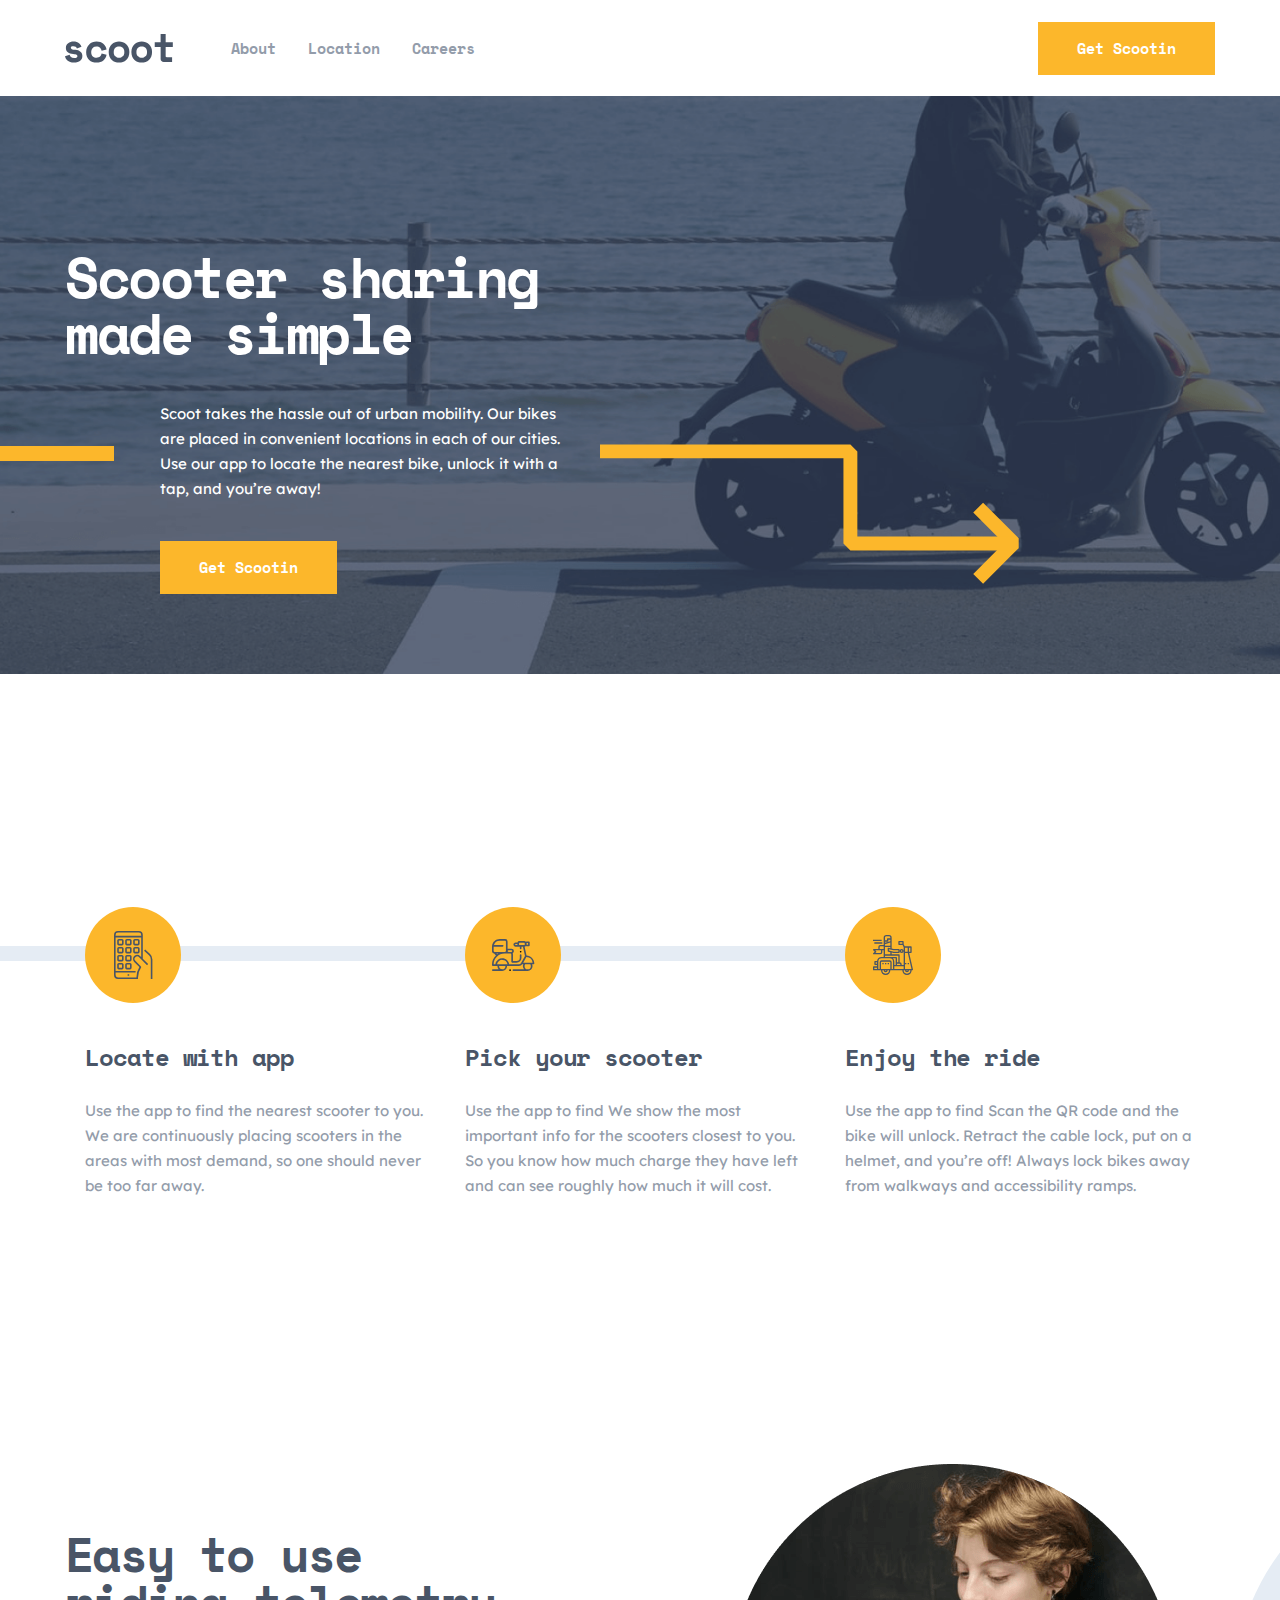
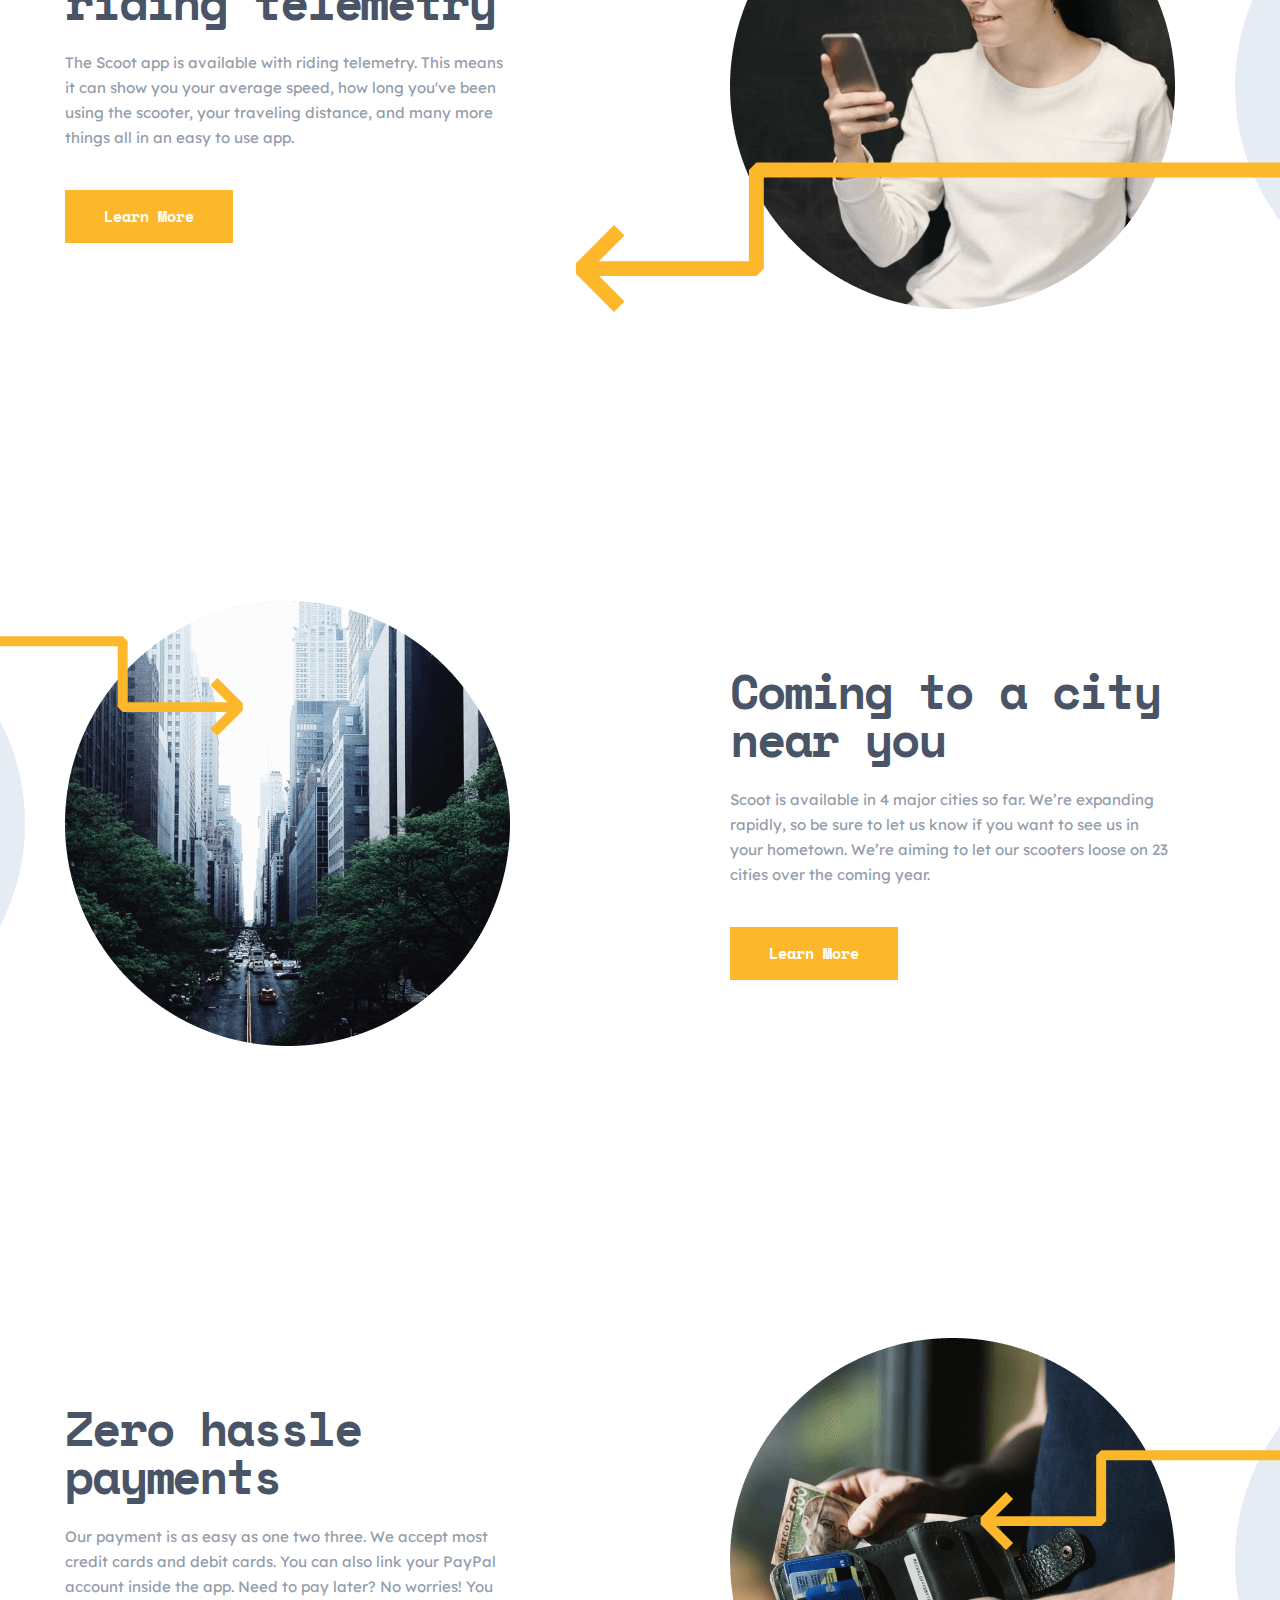
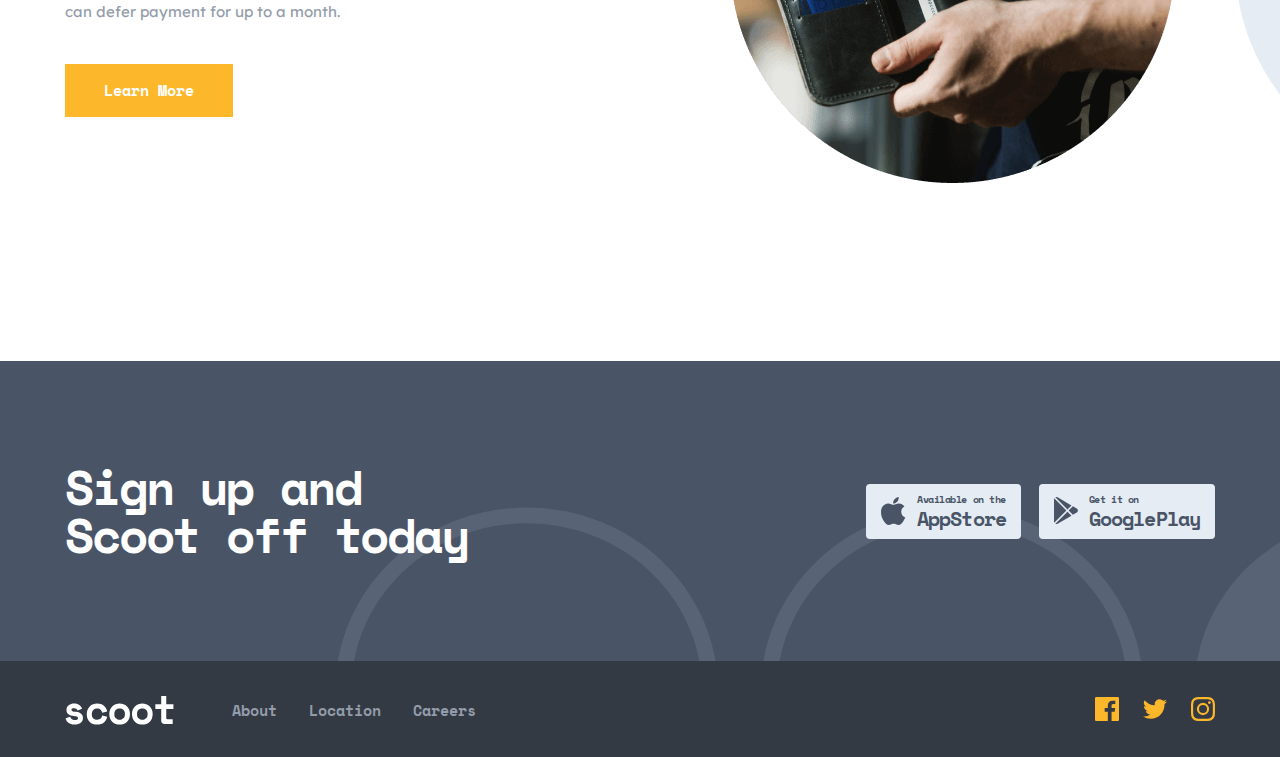
<file: index.html>
<!DOCTYPE html>
<html lang="en">
  <head>
    <meta charset="UTF-8" />
    <meta http-equiv="X-UA-Compatible" content="IE=edge" />
    <meta name="viewport" content="width=device-width, initial-scale=1.0" />
    <title>Template Project</title>
    <!-- <link rel="stylesheet" href="./css/normalize.css"> -->
    <link rel="stylesheet" href="./css/main.css" />
    <!-- <link rel="stylesheet" href="./css/main.min.css"> -->
  </head>
  <body>
    <!-- SITE HEADER START -->

    <header class="site-header">
      <div class="container">
        <div class="site-header__box">
          <a class="site-header__logohreft" href="/index.html">
            <img
              class="site-header__logo-img"
              src="/images/logo.svg"
              alt="site logo"
            />
          </a>

          <nav class="site-header__nav navbar">
            <ul class="navbar__list">
              <li class="navbar__itms">
                <a class="navbar__hreft" href="/about.html">About </a>
              </li>

              <li class="navbar__itms">
                <a class="navbar__hreft" href="#">Location </a>
              </li>

              <li class="navbar__itms">
                <a class="navbar__hreft" href="/location.html">Careers </a>
              </li>
            </ul>
          </nav>
          <div class="get-box">
            <a class="Get" href="#">Get Scootin</a>
          </div>
        </div>
      </div>
    </header>

    <!-- SITE HEADER END -->

    <!-- SITE MAIN START -->
    <main class="site-main">
      <section class="hero">
        <div class="container">
          <div class="hero__box">
            <h1 class="hero__big-text">Scooter sharing made simple</h1>
            <div class="hero__box-mini">
              <p class="hero__mini-text">
                Scoot takes the hassle out of urban mobility. Our bikes are
                placed in convenient locations in each of our cities. Use our
                app to locate the nearest bike, unlock it with a tap, and you’re
                away!
              </p>
            </div>
          </div>
          <div class="get-box get-box--twoo">
            <a class="Get" href="#">Get Scootin</a>
          </div>
        </div>
      </section>

      <section class="middle">
        <div class="container">
          <ul class="middle__list">
            <li class="middle__itms">
              <h2 class="middle__itms-big-text">Locate with app</h2>
              <p class="middle__itms-mini-text">
                Use the app to find the nearest scooter to you. We are
                continuously placing scooters in the areas with most demand, so
                one should never be too far away.
              </p>
            </li>

            <li class="middle__itms">
              <h2 class="middle__itms-big-text">Pick your scooter</h2>
              <p class="middle__itms-mini-text">
                Use the app to find We show the most important info for the
                scooters closest to you. So you know how much charge they have
                left and can see roughly how much it will cost.
              </p>
            </li>

            <li class="middle__itms">
              <h2 class="middle__itms-big-text">Enjoy the ride</h2>
              <p class="middle__itms-mini-text">
                Use the app to find Scan the QR code and the bike will unlock.
                Retract the cable lock, put on a helmet, and you’re off! Always
                lock bikes away from walkways and accessibility ramps.
              </p>
            </li>
          </ul>

          <ul class="middle__list-twoo">
            <li class="middle__itms-twoo">
              <div class="middle__itms-twoo-box">
                <h3 class="middle__itms-twoo-big-text">
                  Easy to use riding telemetry
                </h3>
                <p class="middle__itms-twoo-mini-text">
                  The Scoot app is available with riding telemetry. This means
                  it can show you your average speed, how long you've been using
                  the scooter, your traveling distance, and many more things all
                  in an easy to use app.
                </p>

                <div class="get-box middle__itms-get-href">
                  <a class="Get" href="#">Learn More</a>
                </div>
              </div>
              <div class="middle__itms-twoo-img">
                <img src="/images/ayol.png" alt="ayol qulida telefon bor" />
              </div>
            </li>

            <li class="middle__itms-twoo">
              <div class="middle__itms-twoo-img-twoo">
                <img src="/images/shahar.png" alt="shahar bor" />
              </div>
              <div class="middle__itms-twoo-box">
                <h3 class="middle__itms-twoo-big-text">
                  Coming to a city near you
                </h3>
                <p class="middle__itms-twoo-mini-text">
                  Scoot is available in 4 major cities so far. We’re expanding
                  rapidly, so be sure to let us know if you want to see us in
                  your hometown. We’re aiming to let our scooters loose on 23
                  cities over the coming year.
                </p>

                <div class="get-box middle__itms-get-href">
                  <a class="Get" href="#">Learn More</a>
                </div>
              </div>
            </li>

            <li class="middle__itms-twoo">
              <div class="middle__itms-twoo-box">
                <h3 class="middle__itms-twoo-big-text">Zero hassle payments</h3>
                <p class="middle__itms-twoo-mini-text">
                  Our payment is as easy as one two three. We accept most credit
                  cards and debit cards. You can also link your PayPal account
                  inside the app. Need to pay later? No worries! You can defer
                  payment for up to a month.
                </p>

                <div class="get-box middle__itms-get-href">
                  <a class="Get" href="#">Learn More</a>
                </div>
              </div>

              <div class="middle__itms-twoo-img">
                <img
                  src="/images/soqqa.png"
                  alt="ayol qulida kashilogi
bor"
                />
              </div>
            </li>
          </ul>
        </div>
      </section>

      <section class="sign">
        <div class="container">
          <div class="sign__box">
            <div class="sign__big-text-box">
              <h2 class="sign__big-tex">Sign up and Scoot off today</h2>
            </div>

            <div class="sign__box-href">
              <a class="sign__xreft" href="#">
                <div class="sign__xreft-box">
                  <img src="/images/apple.svg" alt="appstroe img" />
                  <span class="sign__span-box">
                    <span class="sign__mini-span">Available on the</span>
                    <span class="sign__big-span">AppStore</span>
                  </span>
                </div>
              </a>

              <a class="sign__xreft" href="#">
                <div class="sign__xreft-box sign__xreft-box-twoo">
                  <img src="/images/playmarket.svg" alt="playmarket img" />
                  <span class="sign__span-box">
                    <span class="sign__mini-span">Get it on</span>
                    <span class="sign__big-span">GooglePlay</span>
                  </span>
                </div>
              </a>
            </div>
          </div>
        </div>
      </section>
    </main>

    <!-- SITE MAIN END -->

    <!-- SITE FOOTER START -->
    <footer class="site-footer">
      <div class="container">
        <div class="site-header__box">
          <a class="site-header__logohreft" href="/index.html">
            <img
              class="site-header__logo-img"
              src="/images/scoot.svg"
              alt="site logo"
            />
          </a>

          <nav class="site-header__nav navbar">
            <ul class="navbar__list">
              <li class="navbar__itms">
                <a class="navbar__hreft" href="/about.html">About </a>
              </li>

              <li class="navbar__itms">
                <a class="navbar__hreft" href="#">Location </a>
              </li>

              <li class="navbar__itms">
                <a class="navbar__hreft" href="/location.html"> Careers </a>
              </li>
            </ul>
          </nav>

          <ul class="footer__list">
            <li class="footer__img-icon">
              <svg
                width="24"
                height="24"
                fill="none"
                xmlns="http://www.w3.org/2000/svg"
              >
                <path
                  d="M22.675 0H1.325C.593 0 0 .593 0 1.325v21.351C0 23.407.593 24 1.325 24H12.82v-9.294H9.692v-3.622h3.128V8.413c0-3.1 1.893-4.788 4.659-4.788 1.325 0 2.463.099 2.795.143v3.24l-1.918.001c-1.504 0-1.795.715-1.795 1.763v2.313h3.587l-.467 3.622h-3.12V24h6.116c.73 0 1.323-.593 1.323-1.325V1.325C24 .593 23.407 0 22.675 0Z"
                />
              </svg>
            </li>

            <li class="footer__img-icon">
              <svg
                width="24"
                height="20"
                fill="none"
                xmlns="http://www.w3.org/2000/svg"
              >
                <path
                  d="M24 2.557a9.83 9.83 0 0 1-2.828.775A4.932 4.932 0 0 0 23.337.608a9.864 9.864 0 0 1-3.127 1.195A4.916 4.916 0 0 0 16.616.248c-3.179 0-5.515 2.966-4.797 6.045A13.978 13.978 0 0 1 1.671 1.149a4.93 4.93 0 0 0 1.523 6.574 4.903 4.903 0 0 1-2.229-.616c-.054 2.281 1.581 4.415 3.949 4.89a4.935 4.935 0 0 1-2.224.084 4.928 4.928 0 0 0 4.6 3.419A9.9 9.9 0 0 1 0 17.54a13.94 13.94 0 0 0 7.548 2.212c9.142 0 14.307-7.721 13.995-14.646A10.025 10.025 0 0 0 24 2.557Z"
                />
              </svg>
            </li>

            <li class="footer__img-icon">
              <svg
                width="24"
                height="24"
                fill="none"
                xmlns="http://www.w3.org/2000/svg"
              >
                <path
                  fill-rule="evenodd"
                  clip-rule="evenodd"
                  d="M12 0C8.741 0 8.333.014 7.053.072 2.695.272.273 2.69.073 7.052.014 8.333 0 8.741 0 12c0 3.259.014 3.668.072 4.948.2 4.358 2.618 6.78 6.98 6.98C8.333 23.986 8.741 24 12 24c3.259 0 3.668-.014 4.948-.072 4.354-.2 6.782-2.618 6.979-6.98.059-1.28.073-1.689.073-4.948 0-3.259-.014-3.667-.072-4.947-.196-4.354-2.617-6.78-6.979-6.98C15.668.014 15.259 0 12 0Zm0 2.163c3.204 0 3.584.012 4.85.07 3.252.148 4.771 1.691 4.919 4.919.058 1.265.069 1.645.069 4.849 0 3.205-.012 3.584-.069 4.849-.149 3.225-1.664 4.771-4.919 4.919-1.266.058-1.644.07-4.85.07-3.204 0-3.584-.012-4.849-.07-3.26-.149-4.771-1.699-4.919-4.92-.058-1.265-.07-1.644-.07-4.849 0-3.204.013-3.583.07-4.849.149-3.227 1.664-4.771 4.919-4.919 1.266-.057 1.645-.069 4.849-.069ZM5.838 12a6.162 6.162 0 1 1 12.324 0 6.162 6.162 0 0 1-12.324 0ZM12 16a4 4 0 1 1 0-8 4 4 0 0 1 0 8Zm4.965-10.405a1.44 1.44 0 1 1 2.881.001 1.44 1.44 0 0 1-2.881-.001Z"
                />
              </svg>
            </li>
          </ul>
        </div>
      </div>
    </footer>
    <!-- SITE FOOTER END -->
  </body>
</html>
</file>
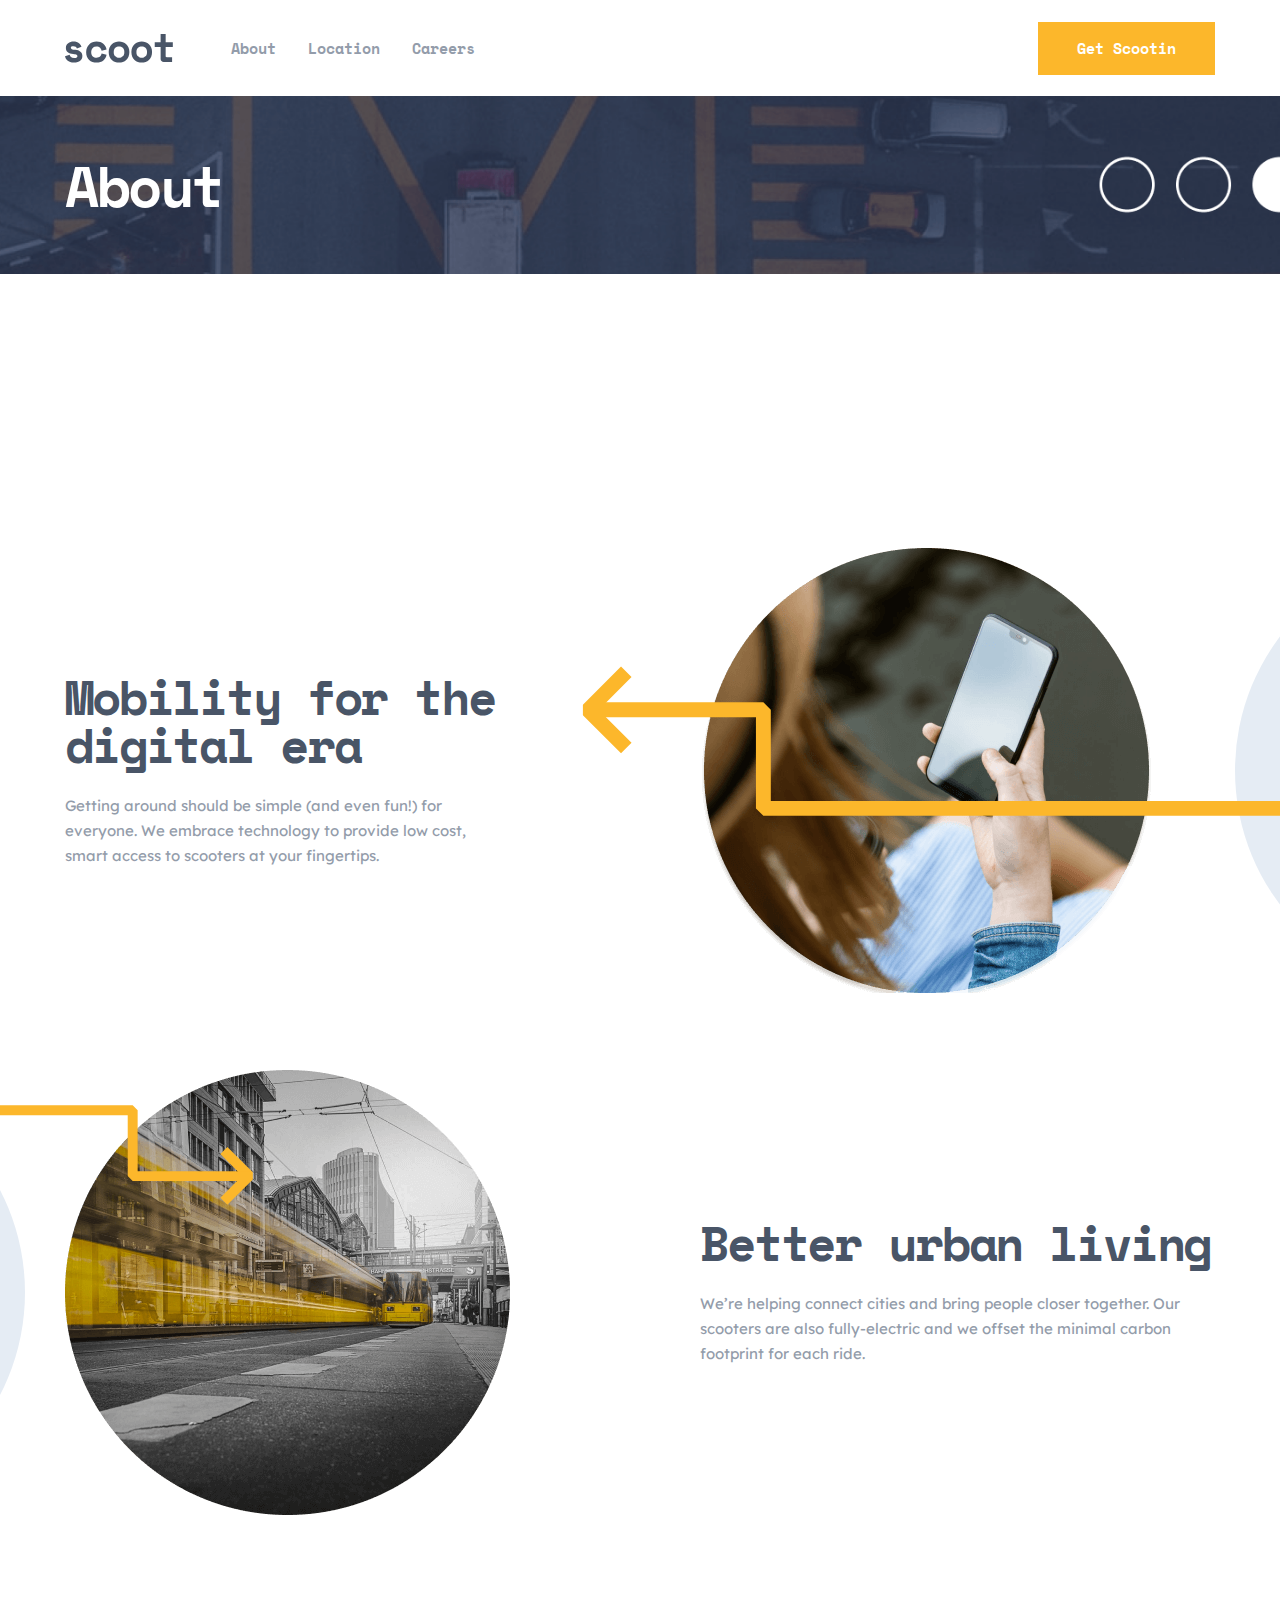
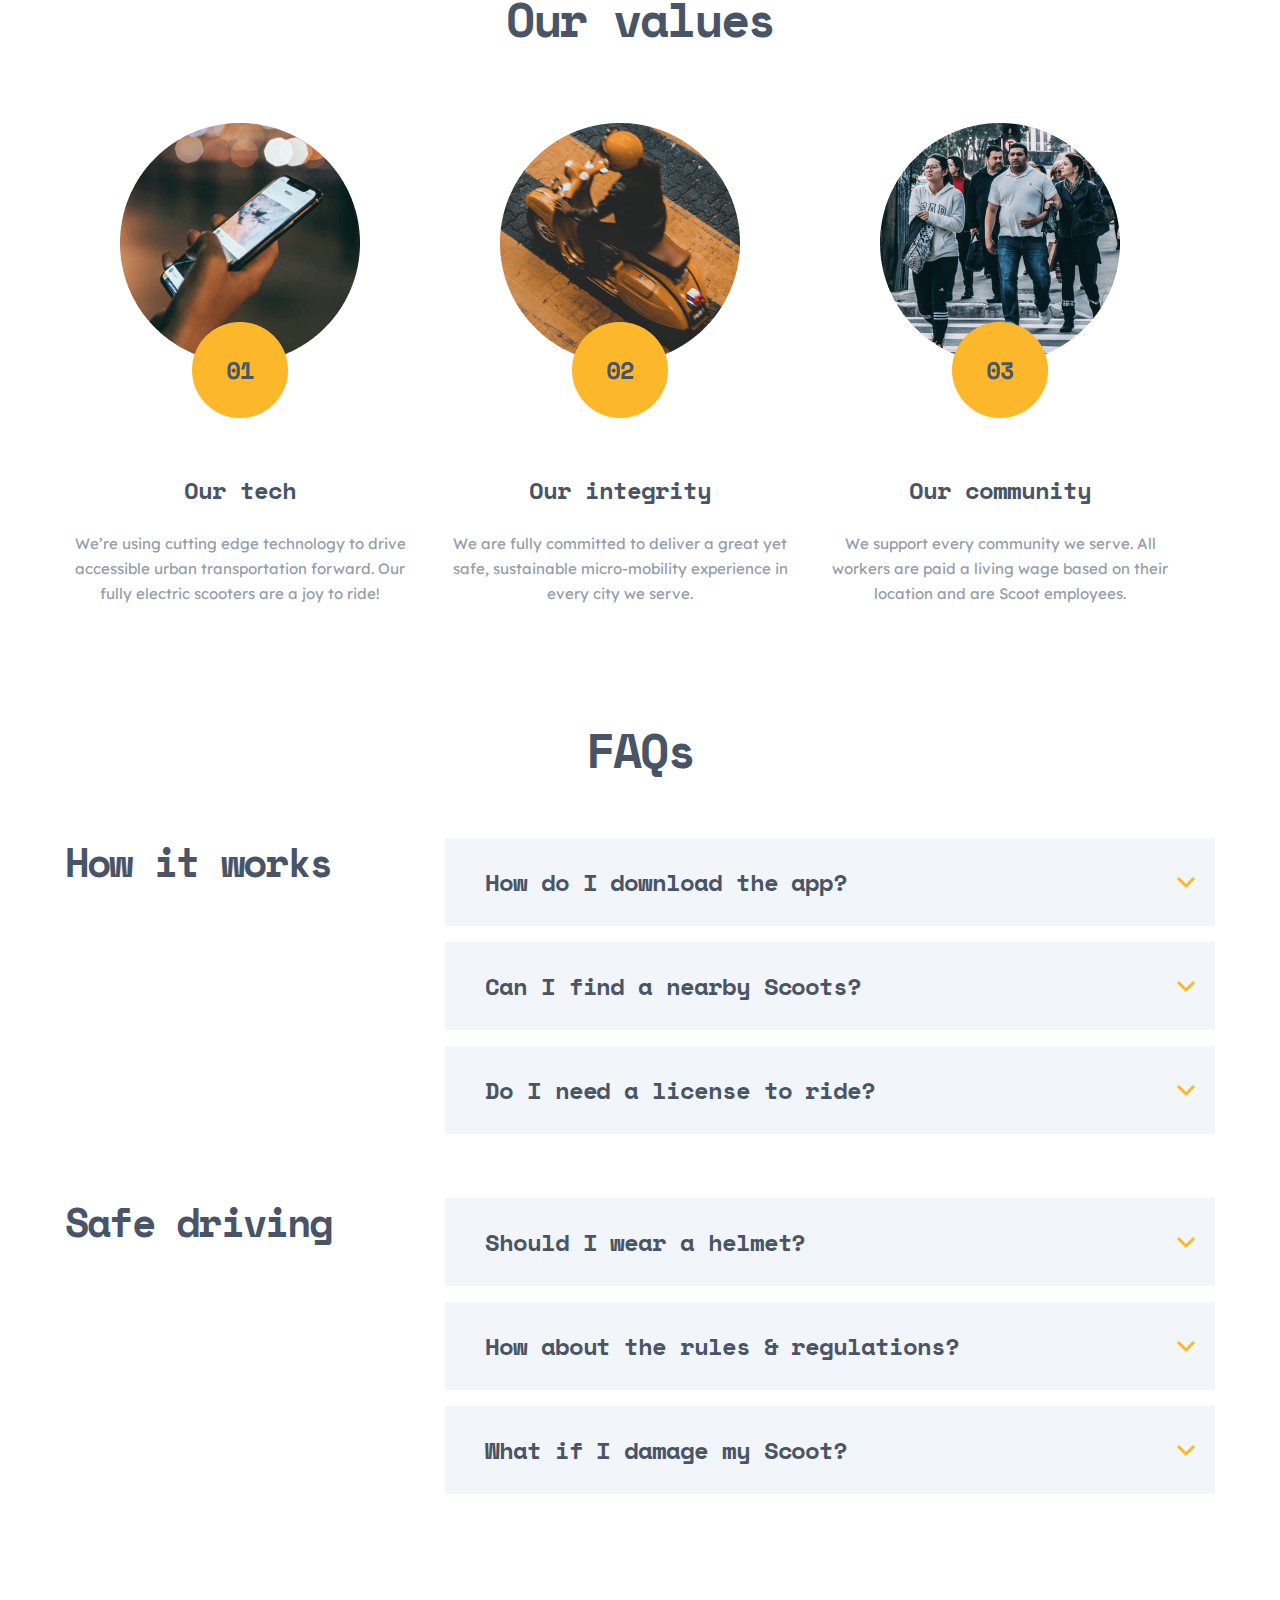
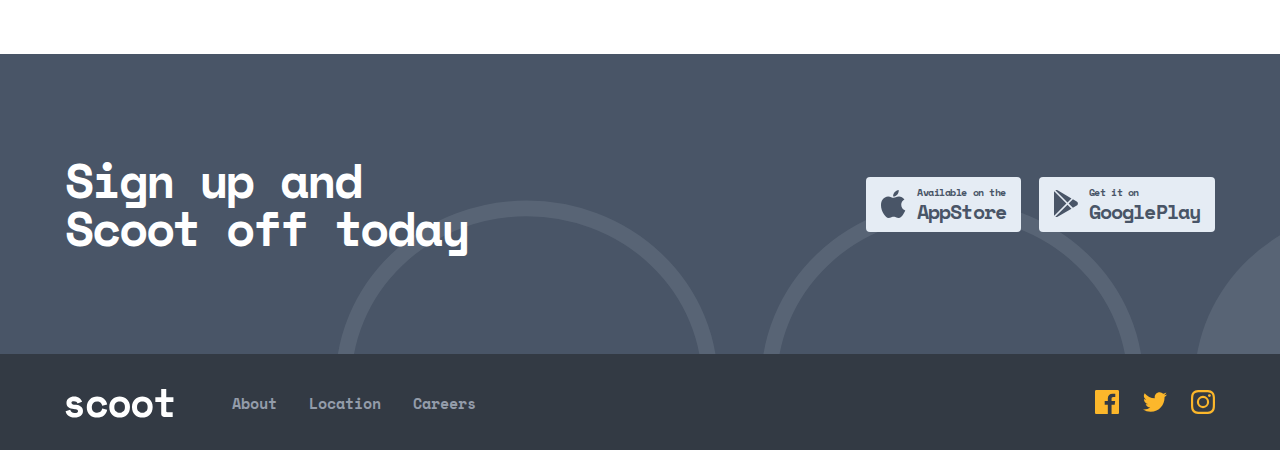
<file: about.html>
<!DOCTYPE html>
<html lang="en">
  <head>
    <meta charset="UTF-8" />
    <meta http-equiv="X-UA-Compatible" content="IE=edge" />
    <meta name="viewport" content="width=device-width, initial-scale=1.0" />
    <link rel="stylesheet" href="/css/main.css" />
    <title>Document</title>
  </head>
  <body>
    <header class="site-header">
      <div class="container">
        <div class="site-header__box">
          <a class="site-header__logohreft" href="/index.html">
            <img
              class="site-header__logo-img"
              src="/images/logo.svg"
              alt="site logo"
            />
          </a>

          <nav class="site-header__nav navbar">
            <ul class="navbar__list">
              <li class="navbar__itms">
                <a class="navbar__hreft" href="#">About </a>
              </li>

              <li class="navbar__itms">
                <a class="navbar__hreft" href="#">Location </a>
              </li>

              <li class="navbar__itms">
                <a class="navbar__hreft" href="/location.html">Careers </a>
              </li>
            </ul>
          </nav>
          <div class="get-box">
            <a class="Get" href="#">Get Scootin</a>
          </div>
        </div>
      </div>
    </header>
    <main>
      <section class="intro">
        <div class="container">
          <div class="intro__about-box">
            <h1 class="intro__big-box">About</h1>
          </div>
        </div>

        <div class="container">
          <ul class="intro__list">
            <li class="intro__itms">
              <div class="intro__itms-box-text">
                <h2 class="intro__itms-big-text">
                  Mobility for the digital era
                </h2>
                <p class="intro__itms-mini-text">
                  Getting around should be simple (and even fun!) for everyone.
                  We embrace technology to provide low cost, smart access to
                  scooters at your fingertips.
                </p>
              </div>
              <img
                src="/images/telefon-ayolni-qulida.png"
                alt="telefon-ayolni-qulida turibdi"
              />
            </li>

            <li class="intro__itms">
              <div class="intro__itms-box-text-twoo">
                <h2 class="intro__itms-big-text">Better urban living</h2>
                <p class="intro__itms-mini-text">
                  We’re helping connect cities and bring people closer together.
                  Our scooters are also fully-electric and we offset the minimal
                  carbon footprint for each ride.
                </p>
              </div>
              <img src="/images/sariq-metro.png" alt="sariq-metro turibdi" />
            </li>
          </ul>
        </div>
      </section>

      <section class="our">
        <div class="container">
          <h2 class="our__big-text">Our values</h2>

          <ul class="our__list">
            <li class="our__itms">
              <h3 class="our__itms-big-text">Our tech</h3>
              <p class="our__itms-mini-text">
                We’re using cutting edge technology to drive accessible urban
                transportation forward. Our fully electric scooters are a joy to
                ride!
              </p>
            </li>

            <li class="our__itms">
              <h3 class="our__itms-big-text">Our integrity</h3>
              <p class="our__itms-mini-text">
                We are fully committed to deliver a great yet safe, sustainable
                micro-mobility experience in every city we serve.
              </p>
            </li>

            <li class="our__itms">
              <h3 class="our__itms-big-text">Our community</h3>
              <p class="our__itms-mini-text">
                We support every community we serve. All workers are paid a
                living wage based on their location and are Scoot employees.
              </p>
            </li>
          </ul>
        </div>
      </section>

      <section class="faq">
        <div class="container">
          <h2 class="faq__big-text">FAQs</h2>

          <div class="faq__box">
            <div class="faq__big-boxx">
              <h3 class="faq__big-list-text">How it works</h3>
            </div>

            <ul class="faq__list">
              <li class="faq__itms">
                <details class="faq__detals">
                  <summary class="faq__summary">
                    How do I download the app?
                    <svg
                      class="faq__svg"
                      width="20"
                      height="13"
                      fill="none"
                      xmlns="http://www.w3.org/2000/svg"
                    >
                      <path
                        d="M2 2L10 10L18 2"
                        stroke="#FCB72B"
                        stroke-width="3"
                      />
                    </svg>
                  </summary>
                  <p class="faq__mini-text">
                    To download the Scoot app, you can search “Scoot” in both
                    the App and Google Play stores. An even simpler way to do it
                    would be to click the relevant link at the bottom of this
                    page and you’ll be re-directed to the correct page.
                  </p>
                </details>
              </li>

              <li class="faq__itms">
                <details class="faq__detals">
                  <summary class="faq__summary">
                    Can I find a nearby Scoots?
                    <svg
                      class="faq__svg"
                      width="20"
                      height="13"
                      fill="none"
                      xmlns="http://www.w3.org/2000/svg"
                    >
                      <path d="m2 2 8 8 8-8" stroke-width="3" />
                    </svg>
                  </summary>
                  <p class="faq__mini-text">
                    To download the Scoot app, you can search “Scoot” in both
                    the App and Google Play stores. An even simpler way to do it
                    would be to click the relevant link at the bottom of this
                    page and you’ll be re-directed to the correct page.
                  </p>
                </details>
              </li>

              <li class="faq__itms">
                <details class="faq__detals">
                  <summary class="faq__summary">
                    Do I need a license to ride?
                    <svg
                      class="faq__svg"
                      width="20"
                      height="13"
                      fill="none"
                      xmlns="http://www.w3.org/2000/svg"
                    >
                      <path d="m2 2 8 8 8-8" stroke-width="3" />
                    </svg>
                  </summary>
                  <p class="faq__mini-text">
                    To download the Scoot app, you can search “Scoot” in both
                    the App and Google Play stores. An even simpler way to do it
                    would be to click the relevant link at the bottom of this
                    page and you’ll be re-directed to the correct page.
                  </p>
                </details>
              </li>
            </ul>
          </div>

          <div class="faq__box">
            <div class="faq__big-boxx">
              <h3 class="faq__big-list-text">Safe driving</h3>
            </div>

            <ul class="faq__list">
              <li class="faq__itms">
                <details class="faq__detals">
                  <summary class="faq__summary">
                    Should I wear a helmet?
                    <svg
                      class="faq__svg"
                      width="20"
                      height="13"
                      fill="none"
                      xmlns="http://www.w3.org/2000/svg"
                    >
                      <path
                        d="M2 2L10 10L18 2"
                        stroke="#FCB72B"
                        stroke-width="3"
                      />
                    </svg>
                  </summary>
                  <p class="faq__mini-text">
                    Yes, please do! All cities have different laws. But we
                    strongly strongly strongly recommend always wearing a helmet
                    regardless of the local laws. We like you and we want you to
                    be as safe as possible while Scooting.
                  </p>
                </details>
              </li>

              <li class="faq__itms">
                <details class="faq__detals">
                  <summary class="faq__summary">
                    How about the rules & regulations?
                    <svg
                      class="faq__svg"
                      width="20"
                      height="13"
                      fill="none"
                      xmlns="http://www.w3.org/2000/svg"
                    >
                      <path d="m2 2 8 8 8-8" stroke-width="3" />
                    </svg>
                  </summary>
                  <p class="faq__mini-text">
                    Yes, please do! All cities have different laws. But we
                    strongly strongly strongly recommend always wearing a helmet
                    regardless of the local laws. We like you and we want you to
                    be as safe as possible while Scooting.
                  </p>
                </details>
              </li>

              <li class="faq__itms">
                <details class="faq__detals">
                  <summary class="faq__summary">
                    What if I damage my Scoot?
                    <svg
                      class="faq__svg"
                      width="20"
                      height="13"
                      fill="none"
                      xmlns="http://www.w3.org/2000/svg"
                    >
                      <path d="m2 2 8 8 8-8" stroke-width="3" />
                    </svg>
                  </summary>
                  <p class="faq__mini-text">
                    Yes, please do! All cities have different laws. But we
                    strongly strongly strongly recommend always wearing a helmet
                    regardless of the local laws. We like you and we want you to
                    be as safe as possible while Scooting.
                  </p>
                </details>
              </li>
            </ul>
          </div>
        </div>
      </section>

      <section class="sign">
        <div class="container">
          <div class="sign__box">
            <div class="sign__big-text-box">
              <h2 class="sign__big-tex">Sign up and Scoot off today</h2>
            </div>

            <div class="sign__box-href">
              <a class="sign__xreft" href="#">
                <div class="sign__xreft-box">
                  <img src="/images/apple.svg" alt="appstroe img" />
                  <span class="sign__span-box">
                    <span class="sign__mini-span">Available on the</span>
                    <span class="sign__big-span">AppStore</span>
                  </span>
                </div>
              </a>

              <a class="sign__xreft" href="#">
                <div class="sign__xreft-box sign__xreft-box-twoo">
                  <img src="/images/playmarket.svg" alt="playmarket img" />
                  <span class="sign__span-box">
                    <span class="sign__mini-span">Get it on</span>
                    <span class="sign__big-span">GooglePlay</span>
                  </span>
                </div>
              </a>
            </div>
          </div>
        </div>
      </section>
    </main>

    <!-- SITE FOOTER START -->
    <footer class="site-footer">
      <div class="container">
        <div class="site-header__box">
          <a class="site-header__logohreft" href="/index.html">
            <img
              class="site-header__logo-img"
              src="/images/scoot.svg"
              alt="site logo"
            />
          </a>

          <nav class="site-header__nav navbar">
            <ul class="navbar__list">
              <li class="navbar__itms">
                <a class="navbar__hreft" href="/about.html">About </a>
              </li>

              <li class="navbar__itms">
                <a class="navbar__hreft" href="#">Location </a>
              </li>

              <li class="navbar__itms">
                <a class="navbar__hreft" href="/location.html">Careers </a>
              </li>
            </ul>
          </nav>

          <ul class="footer__list">
            <li class="footer__img-icon">
              <svg
                width="24"
                height="24"
                fill="none"
                xmlns="http://www.w3.org/2000/svg"
              >
                <path
                  d="M22.675 0H1.325C.593 0 0 .593 0 1.325v21.351C0 23.407.593 24 1.325 24H12.82v-9.294H9.692v-3.622h3.128V8.413c0-3.1 1.893-4.788 4.659-4.788 1.325 0 2.463.099 2.795.143v3.24l-1.918.001c-1.504 0-1.795.715-1.795 1.763v2.313h3.587l-.467 3.622h-3.12V24h6.116c.73 0 1.323-.593 1.323-1.325V1.325C24 .593 23.407 0 22.675 0Z"
                />
              </svg>
            </li>

            <li class="footer__img-icon">
              <svg
                width="24"
                height="20"
                fill="none"
                xmlns="http://www.w3.org/2000/svg"
              >
                <path
                  d="M24 2.557a9.83 9.83 0 0 1-2.828.775A4.932 4.932 0 0 0 23.337.608a9.864 9.864 0 0 1-3.127 1.195A4.916 4.916 0 0 0 16.616.248c-3.179 0-5.515 2.966-4.797 6.045A13.978 13.978 0 0 1 1.671 1.149a4.93 4.93 0 0 0 1.523 6.574 4.903 4.903 0 0 1-2.229-.616c-.054 2.281 1.581 4.415 3.949 4.89a4.935 4.935 0 0 1-2.224.084 4.928 4.928 0 0 0 4.6 3.419A9.9 9.9 0 0 1 0 17.54a13.94 13.94 0 0 0 7.548 2.212c9.142 0 14.307-7.721 13.995-14.646A10.025 10.025 0 0 0 24 2.557Z"
                />
              </svg>
            </li>

            <li class="footer__img-icon">
              <svg
                width="24"
                height="24"
                fill="none"
                xmlns="http://www.w3.org/2000/svg"
              >
                <path
                  fill-rule="evenodd"
                  clip-rule="evenodd"
                  d="M12 0C8.741 0 8.333.014 7.053.072 2.695.272.273 2.69.073 7.052.014 8.333 0 8.741 0 12c0 3.259.014 3.668.072 4.948.2 4.358 2.618 6.78 6.98 6.98C8.333 23.986 8.741 24 12 24c3.259 0 3.668-.014 4.948-.072 4.354-.2 6.782-2.618 6.979-6.98.059-1.28.073-1.689.073-4.948 0-3.259-.014-3.667-.072-4.947-.196-4.354-2.617-6.78-6.979-6.98C15.668.014 15.259 0 12 0Zm0 2.163c3.204 0 3.584.012 4.85.07 3.252.148 4.771 1.691 4.919 4.919.058 1.265.069 1.645.069 4.849 0 3.205-.012 3.584-.069 4.849-.149 3.225-1.664 4.771-4.919 4.919-1.266.058-1.644.07-4.85.07-3.204 0-3.584-.012-4.849-.07-3.26-.149-4.771-1.699-4.919-4.92-.058-1.265-.07-1.644-.07-4.849 0-3.204.013-3.583.07-4.849.149-3.227 1.664-4.771 4.919-4.919 1.266-.057 1.645-.069 4.849-.069ZM5.838 12a6.162 6.162 0 1 1 12.324 0 6.162 6.162 0 0 1-12.324 0ZM12 16a4 4 0 1 1 0-8 4 4 0 0 1 0 8Zm4.965-10.405a1.44 1.44 0 1 1 2.881.001 1.44 1.44 0 0 1-2.881-.001Z"
                />
              </svg>
            </li>
          </ul>
        </div>
      </div>
    </footer>
  </body>
</html>
</file>
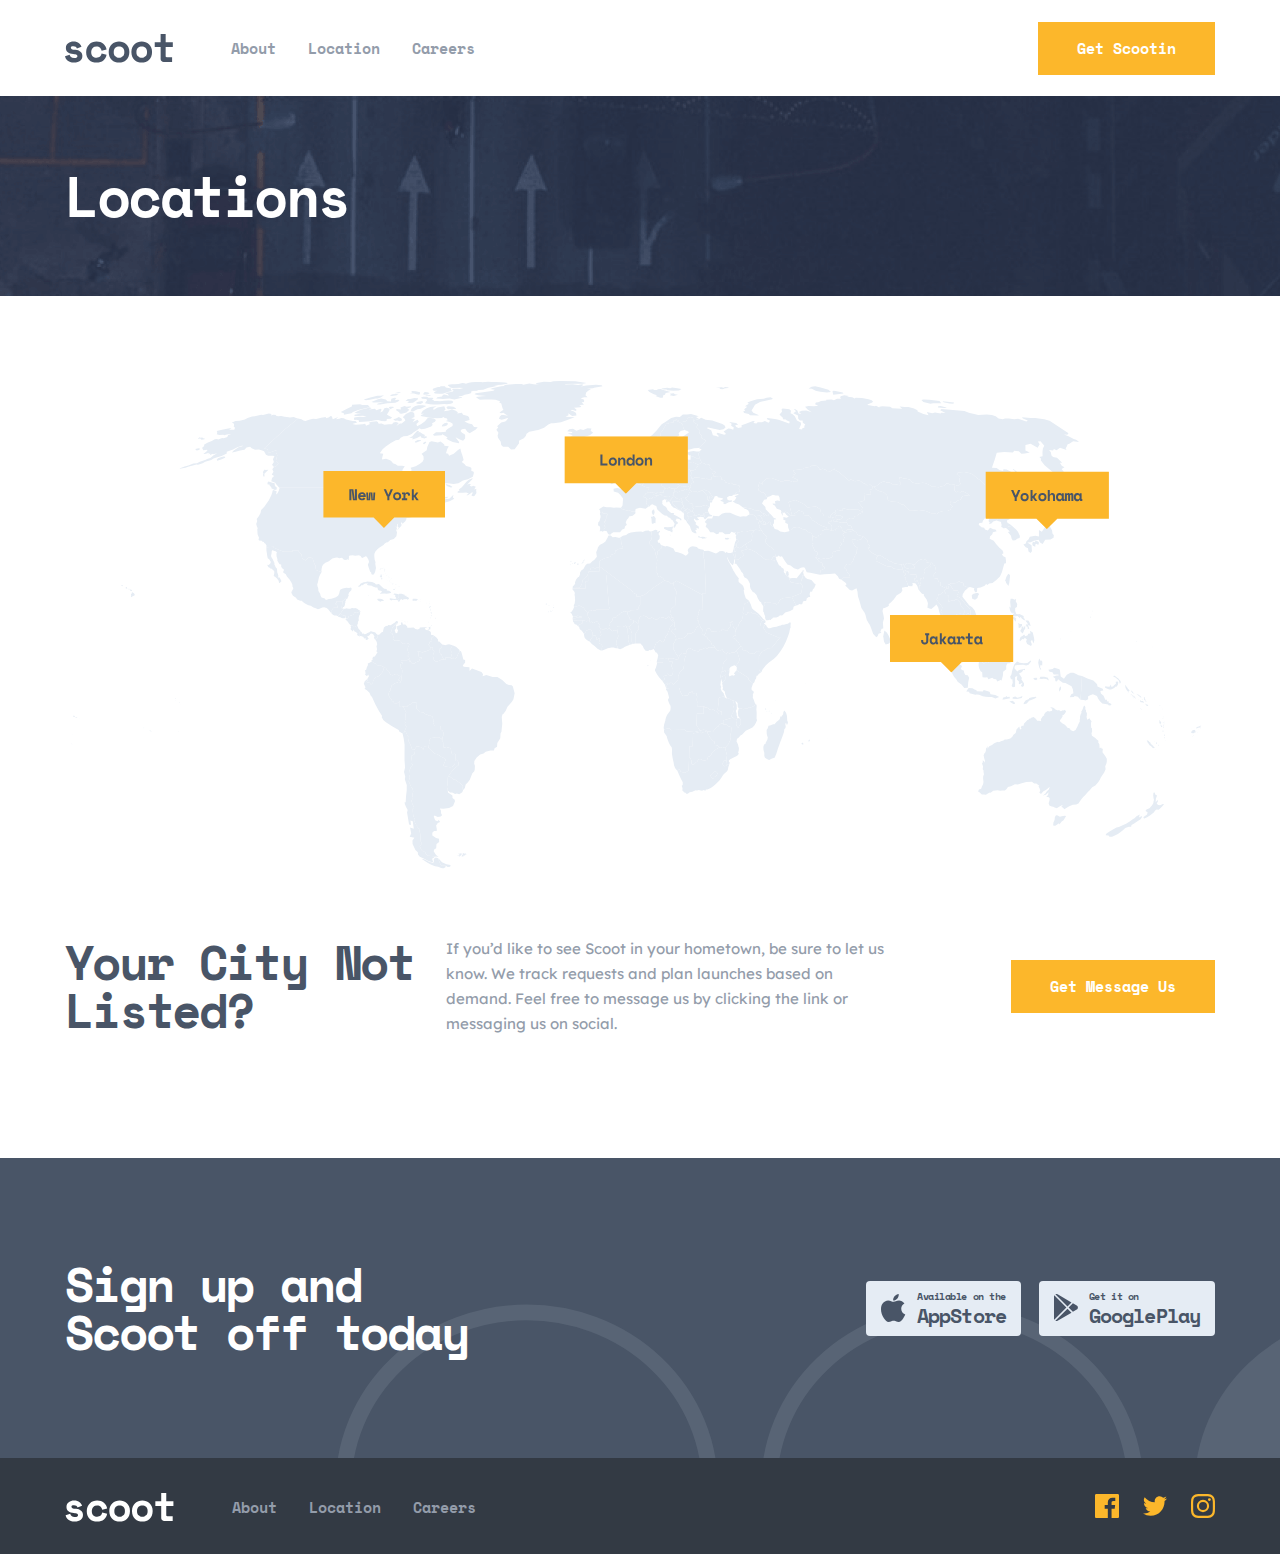
<file: careers.html>
<!DOCTYPE html>
<html lang="en">
  <head>
    <meta charset="UTF-8" />
    <meta http-equiv="X-UA-Compatible" content="IE=edge" />
    <meta name="viewport" content="width=device-width, initial-scale=1.0" />
    <link rel="stylesheet" href="/css/main.css" />
    <title>Document</title>
  </head>
  <body>
    <header class="site-header">
      <div class="container">
        <div class="site-header__box">
          <a class="site-header__logohreft" href="/index.html">
            <img
              class="site-header__logo-img"
              src="/images/logo.svg"
              alt="site logo"
            />
          </a>

          <nav class="site-header__nav navbar">
            <ul class="navbar__list">
              <li class="navbar__itms">
                <a class="navbar__hreft" href="/about.html">About </a>
              </li>

              <li class="navbar__itms">
                <a class="navbar__hreft" href="/careers.html">Location </a>
              </li>

              <li class="navbar__itms">
                <a class="navbar__hreft" href="/location.html">Careers </a>
              </li>
            </ul>
          </nav>
          <div class="get-box">
            <a class="Get" href="#">Get Scootin</a>
          </div>
        </div>
      </div>
    </header>

    <main>
      <section class="careers">
        <div class="container">
          <div class="careers__boxx">
            <h1 class="careers__big-text">Locations</h1>
          </div>
 
      </section>

      <section class="map">
        <div class="container">
            <div id="map"></div>
            <div class="map-info">
      <div class="map-info__big-text-box"> <h2 class="map-info__big-text">Your City Not Listed?</h2></div>          
      <div class="map-info__mini-text-box"> <p class="map-info__mini-text">If you’d like to see Scoot in your hometown, be sure to let us know. We track requests and plan launches based on demand. Feel free to message us by clicking the link or messaging us on social.</p>
      </div>  
      
      <div class="get-box">
        <a class="Get" href="#">Get Message Us</a>
      </div>
            </div>
        </div>
    </section>







      <section class="sign">
        <div class="container">
          <div class="sign__box">
            <div class="sign__big-text-box">
              <h2 class="sign__big-tex">Sign up and Scoot off today</h2>
            </div>

            <div class="sign__box-href">
              <a class="sign__xreft" href="#">
                <div class="sign__xreft-box">
                  <img src="/images/apple.svg" alt="appstroe img" />
                  <span class="sign__span-box">
                    <span class="sign__mini-span">Available on the</span>
                    <span class="sign__big-span">AppStore</span>
                  </span>
                </div>
              </a>

              <a class="sign__xreft" href="#">
                <div class="sign__xreft-box sign__xreft-box-twoo">
                  <img src="/images/playmarket.svg" alt="playmarket img" />
                  <span class="sign__span-box">
                    <span class="sign__mini-span">Get it on</span>
                    <span class="sign__big-span">GooglePlay</span>
                  </span>
                </div>
              </a>
            </div>
          </div>
        </div>
      </section>
    </main>




    <!-- SITE FOOTER START -->
    <footer class="site-footer">
      <div class="container">
        <div class="site-header__box">
          <a class="site-header__logohreft" href="/index.html">
            <img
              class="site-header__logo-img"
              src="/images/scoot.svg"
              alt="site logo"
            />
          </a>

          <nav class="site-header__nav navbar">
            <ul class="navbar__list">
              <li class="navbar__itms">
                <a class="navbar__hreft" href="/about.html">About </a>
              </li>

              <li class="navbar__itms">
                <a class="navbar__hreft" href="/careers.html">Location </a>
              </li>

              <li class="navbar__itms">
                <a class="navbar__hreft" href="/location.html">Careers </a>
              </li>
            </ul>
          </nav>

          <ul class="footer__list">
            <li class="footer__img-icon">
              <svg
                width="24"
                height="24"
                fill="none"
                xmlns="http://www.w3.org/2000/svg"
              >
                <path
                  d="M22.675 0H1.325C.593 0 0 .593 0 1.325v21.351C0 23.407.593 24 1.325 24H12.82v-9.294H9.692v-3.622h3.128V8.413c0-3.1 1.893-4.788 4.659-4.788 1.325 0 2.463.099 2.795.143v3.24l-1.918.001c-1.504 0-1.795.715-1.795 1.763v2.313h3.587l-.467 3.622h-3.12V24h6.116c.73 0 1.323-.593 1.323-1.325V1.325C24 .593 23.407 0 22.675 0Z"
                />
              </svg>
            </li>

            <li class="footer__img-icon">
              <svg
                width="24"
                height="20"
                fill="none"
                xmlns="http://www.w3.org/2000/svg"
              >
                <path
                  d="M24 2.557a9.83 9.83 0 0 1-2.828.775A4.932 4.932 0 0 0 23.337.608a9.864 9.864 0 0 1-3.127 1.195A4.916 4.916 0 0 0 16.616.248c-3.179 0-5.515 2.966-4.797 6.045A13.978 13.978 0 0 1 1.671 1.149a4.93 4.93 0 0 0 1.523 6.574 4.903 4.903 0 0 1-2.229-.616c-.054 2.281 1.581 4.415 3.949 4.89a4.935 4.935 0 0 1-2.224.084 4.928 4.928 0 0 0 4.6 3.419A9.9 9.9 0 0 1 0 17.54a13.94 13.94 0 0 0 7.548 2.212c9.142 0 14.307-7.721 13.995-14.646A10.025 10.025 0 0 0 24 2.557Z"
                />
              </svg>
            </li>

            <li class="footer__img-icon">
              <svg
                width="24"
                height="24"
                fill="none"
                xmlns="http://www.w3.org/2000/svg"
              >
                <path
                  fill-rule="evenodd"
                  clip-rule="evenodd"
                  d="M12 0C8.741 0 8.333.014 7.053.072 2.695.272.273 2.69.073 7.052.014 8.333 0 8.741 0 12c0 3.259.014 3.668.072 4.948.2 4.358 2.618 6.78 6.98 6.98C8.333 23.986 8.741 24 12 24c3.259 0 3.668-.014 4.948-.072 4.354-.2 6.782-2.618 6.979-6.98.059-1.28.073-1.689.073-4.948 0-3.259-.014-3.667-.072-4.947-.196-4.354-2.617-6.78-6.979-6.98C15.668.014 15.259 0 12 0Zm0 2.163c3.204 0 3.584.012 4.85.07 3.252.148 4.771 1.691 4.919 4.919.058 1.265.069 1.645.069 4.849 0 3.205-.012 3.584-.069 4.849-.149 3.225-1.664 4.771-4.919 4.919-1.266.058-1.644.07-4.85.07-3.204 0-3.584-.012-4.849-.07-3.26-.149-4.771-1.699-4.919-4.92-.058-1.265-.07-1.644-.07-4.849 0-3.204.013-3.583.07-4.849.149-3.227 1.664-4.771 4.919-4.919 1.266-.057 1.645-.069 4.849-.069ZM5.838 12a6.162 6.162 0 1 1 12.324 0 6.162 6.162 0 0 1-12.324 0ZM12 16a4 4 0 1 1 0-8 4 4 0 0 1 0 8Zm4.965-10.405a1.44 1.44 0 1 1 2.881.001 1.44 1.44 0 0 1-2.881-.001Z"
                />
              </svg>
            </li>
          </ul>
        </div>
      </div>
    </footer>
  <script src="js.js/main.js"></script>
  <script src="js.js/maps.js"></script>
  </body>
</html>
</file>
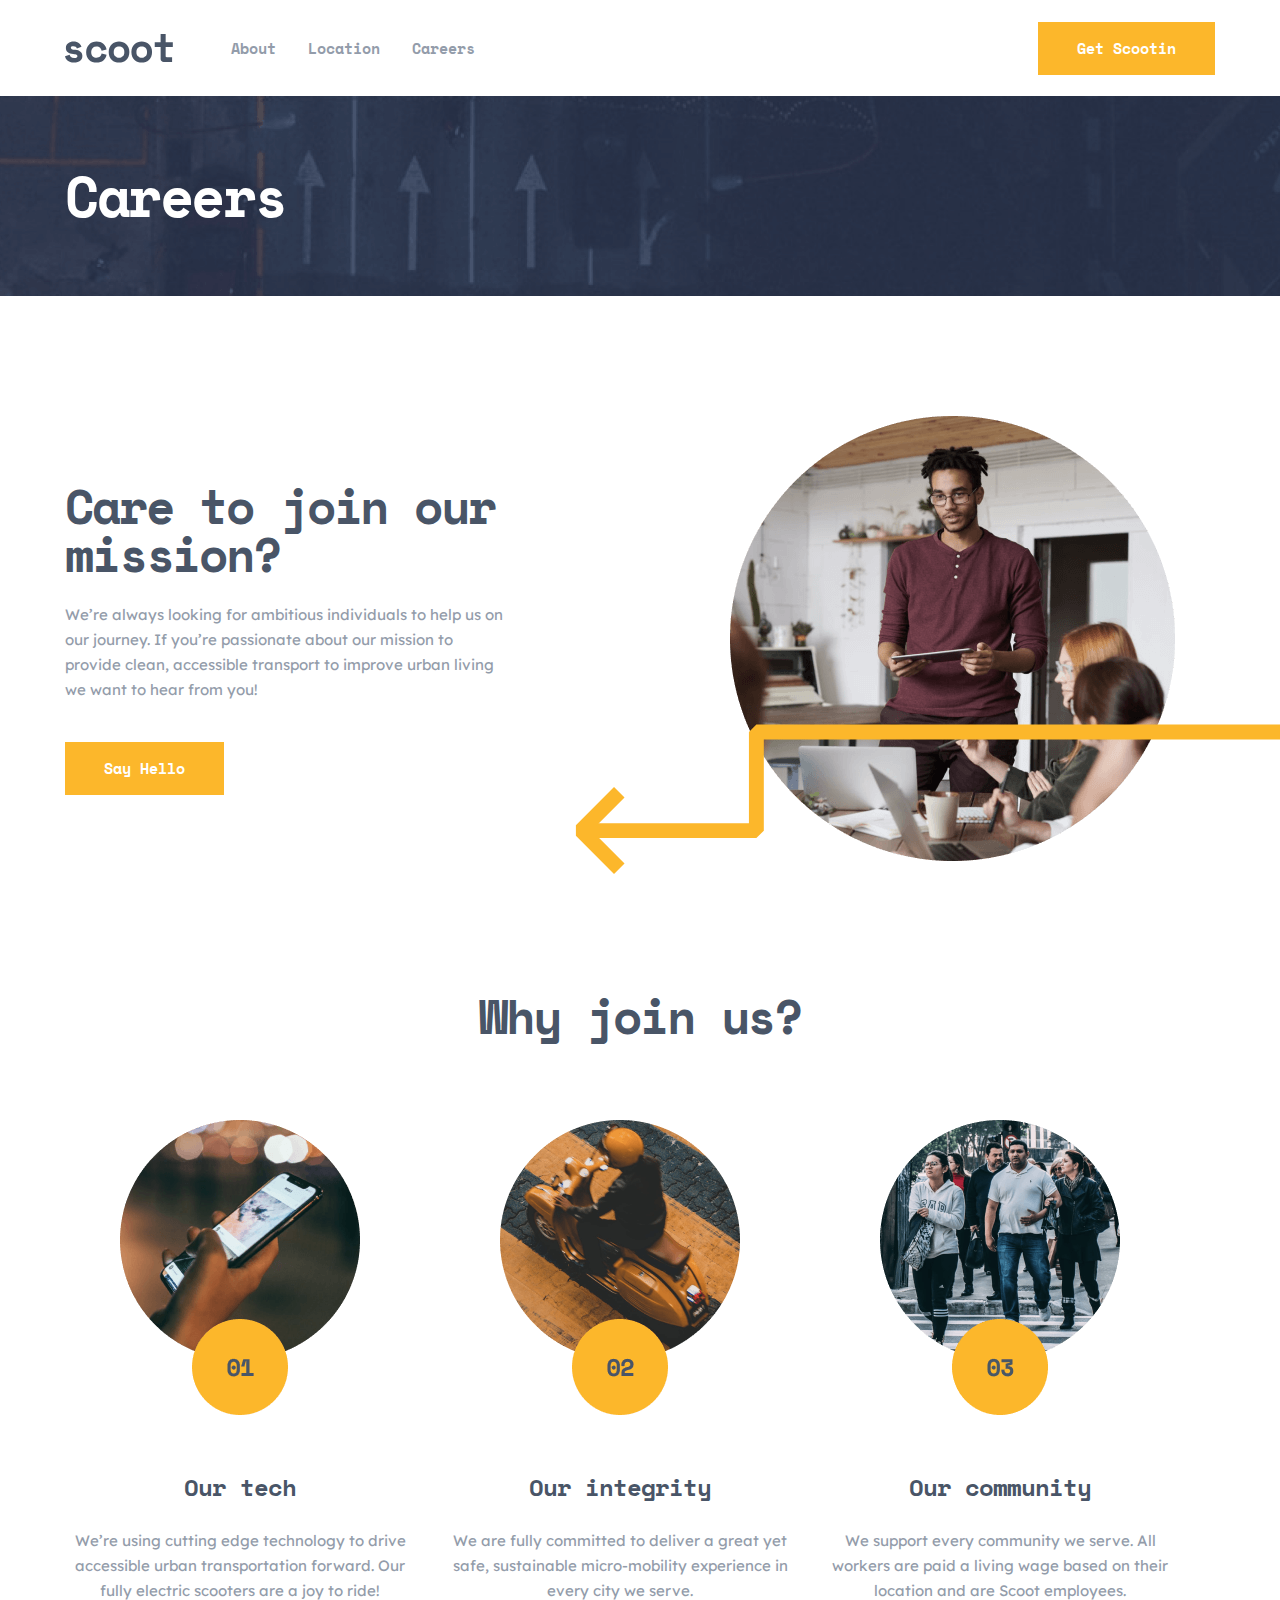
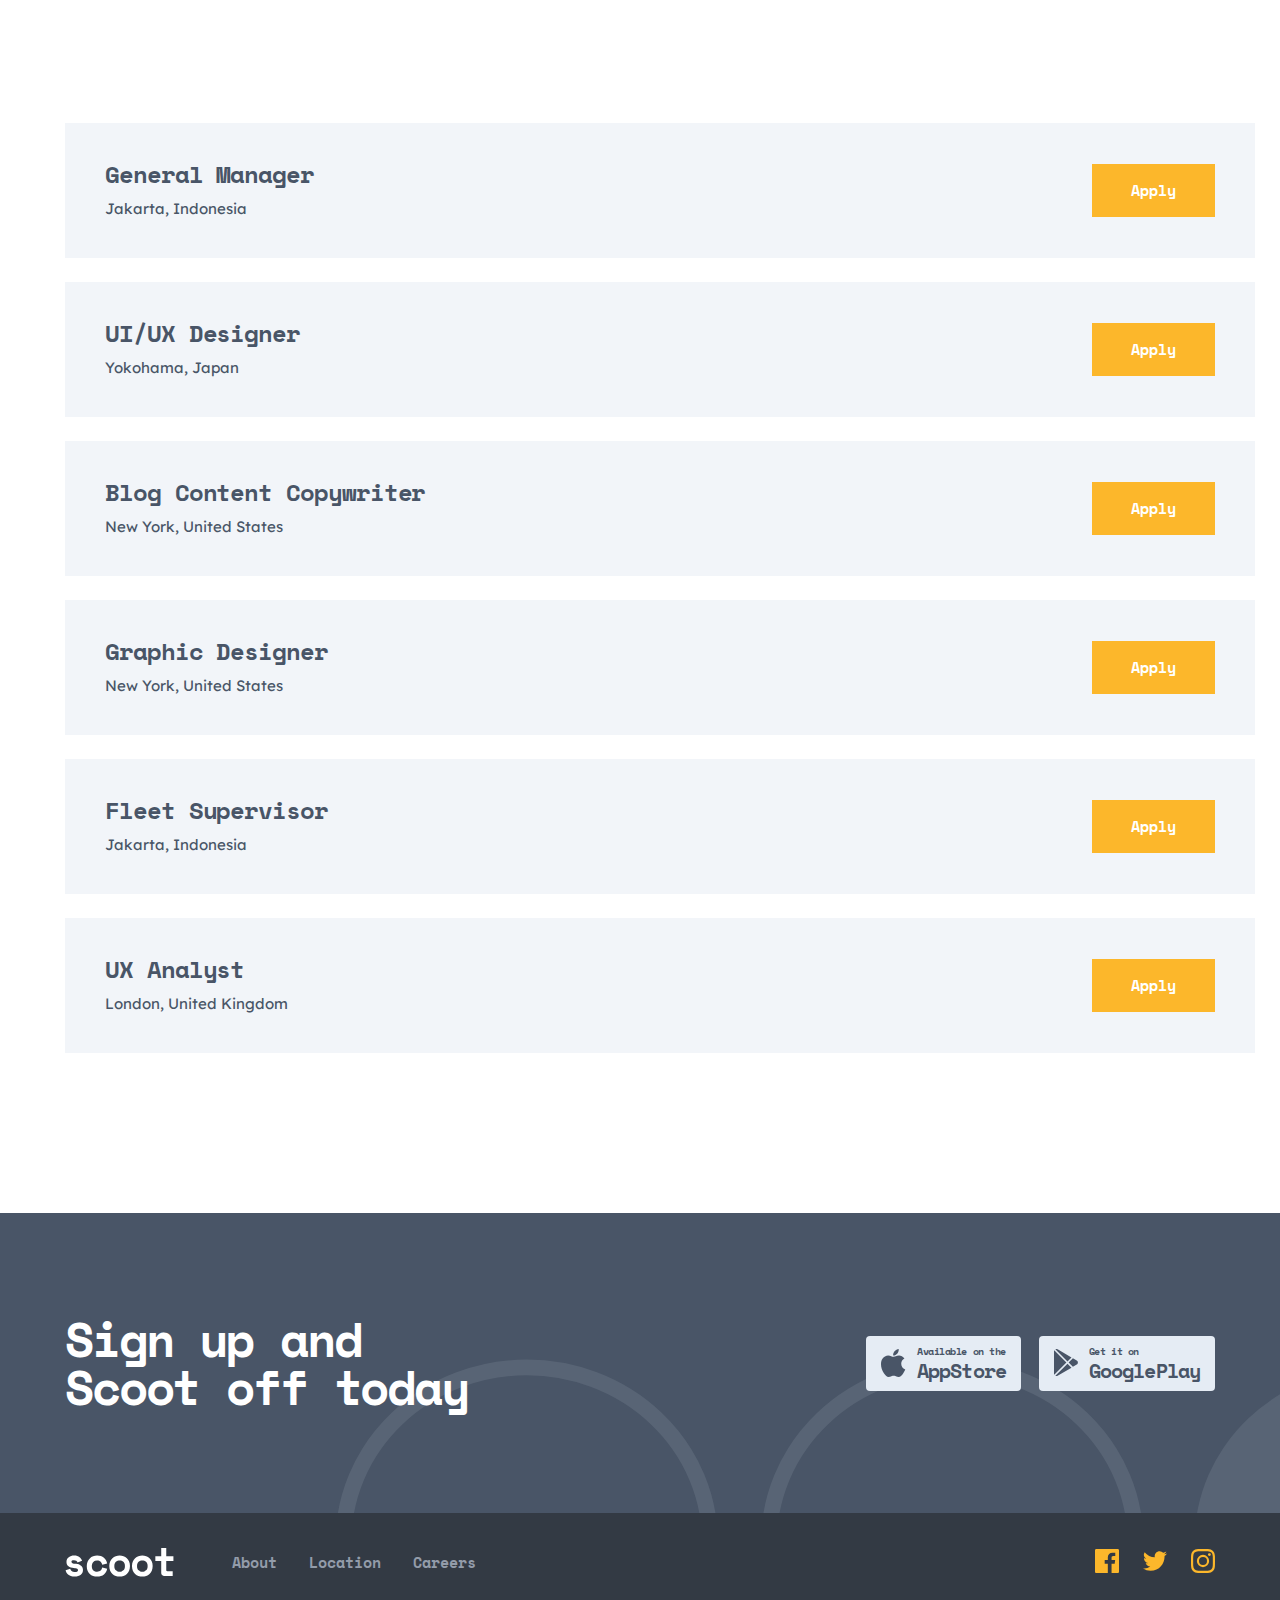
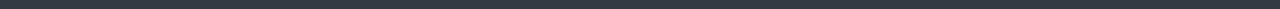
<file: location.html>
<!DOCTYPE html>
<html lang="en">
  <head>
    <meta charset="UTF-8" />
    <meta http-equiv="X-UA-Compatible" content="IE=edge" />
    <meta name="viewport" content="width=device-width, initial-scale=1.0" />
    <link rel="stylesheet" href="/css/main.css" />
    <title>Document</title>
  </head>
  <body>
    <header class="site-header">
      <div class="container">
        <div class="site-header__box">
          <a class="site-header__logohreft" href="/index.html">
            <img
              class="site-header__logo-img"
              src="/images/logo.svg"
              alt="site logo"
            />
          </a>

          <nav class="site-header__nav navbar">
            <ul class="navbar__list">
              <li class="navbar__itms">
                <a class="navbar__hreft" href="/about.html">About </a>
              </li>

              <li class="navbar__itms">
                <a class="navbar__hreft" href="/careers.html">Location </a>
              </li>

              <li class="navbar__itms">
                <a class="navbar__hreft" href="/location.html">Careers </a>
              </li>
            </ul>
          </nav>
          <div class="get-box">
            <a class="Get" href="#">Get Scootin</a>
          </div>
        </div>
      </div>
    </header>

    <main>
      <section class="careers">
        <div class="container">
          <div class="careers__boxx">
            <h1 class="careers__big-text">Careers</h1>
          </div>

          <div class="careers__itms">
            <div class="middle__itms-twoo-box">
              <h3 class="middle__itms-twoo-big-text">
                Care to join our mission?
              </h3>
              <p class="middle__itms-twoo-mini-text">
                We’re always looking for ambitious individuals to help us on our
                journey. If you’re passionate about our mission to provide
                clean, accessible transport to improve urban living we want to
                hear from you!
              </p>

              <div class="get-box middle__itms-get-href">
                <a class="Get" href="#">Say Hello</a>
              </div>
            </div>
            <div class="middle__itms-twoo-img">
              <img src="/images/dars.png" alt="dars otilmoqda" />
            </div>
          </div>
        </div>
      </section>

      <section class="why">
        <div class="container">
          <h2 class="why__big-text">Why join us?</h2>

          <ul class="why__list">
            <li class="why__itms">
              <h3 class="why__itms-big-text">Our tech</h3>
              <p class="why__itms-mini-text">
                We’re using cutting edge technology to drive accessible urban
                transportation forward. Our fully electric scooters are a joy to
                ride!
              </p>
            </li>

            <li class="why__itms">
              <h3 class="why__itms-big-text">Our integrity</h3>
              <p class="why__itms-mini-text">
                We are fully committed to deliver a great yet safe, sustainable
                micro-mobility experience in every city we serve.
              </p>
            </li>

            <li class="why__itms">
              <h3 class="why__itms-big-text">Our community</h3>
              <p class="why__itms-mini-text">
                We support every community we serve. All workers are paid a
                living wage based on their location and are Scoot employees.
              </p>
            </li>
          </ul>
        </div>
      </section>

      <section class="general">
        <div class="container">
          <ul class="general__list">
            <li class="genearal__itms">
              <div class="general__box">
                <strong class="genearas__itms-big-text">
                  General Manager</strong
                >
                <span class="general__itsm-mini-text"> Jakarta, Indonesia</span>
              </div>
              <div class="get-box middle__itms-get-href">
                <a class="Get" href="#">Apply</a>
              </div>
            </li>

            <li class="genearal__itms">
              <div class="general__box">
                <strong class="genearas__itms-big-text"> UI/UX Designer</strong>
                <span class="general__itsm-mini-text"> Yokohama, Japan</span>
              </div>
              <div class="get-box middle__itms-get-href">
                <a class="Get" href="#">Apply</a>
              </div>
            </li>

            <li class="genearal__itms">
              <div class="general__box">
                <strong class="genearas__itms-big-text">
                  Blog Content Copywriter</strong
                >
                <span class="general__itsm-mini-text">
                  New York, United States</span
                >
              </div>
              <div class="get-box middle__itms-get-href">
                <a class="Get" href="#">Apply</a>
              </div>
            </li>

            <li class="genearal__itms">
              <div class="general__box">
                <strong class="genearas__itms-big-text">
                  Graphic Designer</strong
                >
                <span class="general__itsm-mini-text">
                  New York, United States
                </span>
              </div>
              <div class="get-box middle__itms-get-href">
                <a class="Get" href="#">Apply</a>
              </div>
            </li>

            <li class="genearal__itms">
              <div class="general__box">
                <strong class="genearas__itms-big-text">
                  Fleet Supervisor</strong
                >
                <span class="general__itsm-mini-text"> Jakarta, Indonesia</span>
              </div>
              <div class="get-box middle__itms-get-href">
                <a class="Get" href="#">Apply</a>
              </div>
            </li>

            <li class="genearal__itms">
              <div class="general__box">
                <strong class="genearas__itms-big-text"> UX Analyst</strong>
                <span class="general__itsm-mini-text">
                  London, United Kingdom</span
                >
              </div>
              <div class="get-box middle__itms-get-href">
                <a class="Get" href="#">Apply</a>
              </div>
            </li>
          </ul>
        </div>
      </section>

      <section class="sign">
        <div class="container">
          <div class="sign__box">
            <div class="sign__big-text-box">
              <h2 class="sign__big-tex">Sign up and Scoot off today</h2>
            </div>

            <div class="sign__box-href">
              <a class="sign__xreft" href="#">
                <div class="sign__xreft-box">
                  <img src="/images/apple.svg" alt="appstroe img" />
                  <span class="sign__span-box">
                    <span class="sign__mini-span">Available on the</span>
                    <span class="sign__big-span">AppStore</span>
                  </span>
                </div>
              </a>

              <a class="sign__xreft" href="#">
                <div class="sign__xreft-box sign__xreft-box-twoo">
                  <img src="/images/playmarket.svg" alt="playmarket img" />
                  <span class="sign__span-box">
                    <span class="sign__mini-span">Get it on</span>
                    <span class="sign__big-span">GooglePlay</span>
                  </span>
                </div>
              </a>
            </div>
          </div>
        </div>
      </section>
    </main>

    <!-- SITE FOOTER START -->
    <footer class="site-footer">
      <div class="container">
        <div class="site-header__box">
          <a class="site-header__logohreft" href="/index.html">
            <img
              class="site-header__logo-img"
              src="/images/scoot.svg"
              alt="site logo"
            />
          </a>

          <nav class="site-header__nav navbar">
            <ul class="navbar__list">
              <li class="navbar__itms">
                <a class="navbar__hreft" href="/about.html">About </a>
              </li>

              <li class="navbar__itms">
                <a class="navbar__hreft" href="/careers.html">Location </a>
              </li>

              <li class="navbar__itms">
                <a class="navbar__hreft" href="/location.html">Careers </a>
              </li>
            </ul>
          </nav>

          <ul class="footer__list">
            <li class="footer__img-icon">
              <svg
                width="24"
                height="24"
                fill="none"
                xmlns="http://www.w3.org/2000/svg"
              >
                <path
                  d="M22.675 0H1.325C.593 0 0 .593 0 1.325v21.351C0 23.407.593 24 1.325 24H12.82v-9.294H9.692v-3.622h3.128V8.413c0-3.1 1.893-4.788 4.659-4.788 1.325 0 2.463.099 2.795.143v3.24l-1.918.001c-1.504 0-1.795.715-1.795 1.763v2.313h3.587l-.467 3.622h-3.12V24h6.116c.73 0 1.323-.593 1.323-1.325V1.325C24 .593 23.407 0 22.675 0Z"
                />
              </svg>
            </li>

            <li class="footer__img-icon">
              <svg
                width="24"
                height="20"
                fill="none"
                xmlns="http://www.w3.org/2000/svg"
              >
                <path
                  d="M24 2.557a9.83 9.83 0 0 1-2.828.775A4.932 4.932 0 0 0 23.337.608a9.864 9.864 0 0 1-3.127 1.195A4.916 4.916 0 0 0 16.616.248c-3.179 0-5.515 2.966-4.797 6.045A13.978 13.978 0 0 1 1.671 1.149a4.93 4.93 0 0 0 1.523 6.574 4.903 4.903 0 0 1-2.229-.616c-.054 2.281 1.581 4.415 3.949 4.89a4.935 4.935 0 0 1-2.224.084 4.928 4.928 0 0 0 4.6 3.419A9.9 9.9 0 0 1 0 17.54a13.94 13.94 0 0 0 7.548 2.212c9.142 0 14.307-7.721 13.995-14.646A10.025 10.025 0 0 0 24 2.557Z"
                />
              </svg>
            </li>

            <li class="footer__img-icon">
              <svg
                width="24"
                height="24"
                fill="none"
                xmlns="http://www.w3.org/2000/svg"
              >
                <path
                  fill-rule="evenodd"
                  clip-rule="evenodd"
                  d="M12 0C8.741 0 8.333.014 7.053.072 2.695.272.273 2.69.073 7.052.014 8.333 0 8.741 0 12c0 3.259.014 3.668.072 4.948.2 4.358 2.618 6.78 6.98 6.98C8.333 23.986 8.741 24 12 24c3.259 0 3.668-.014 4.948-.072 4.354-.2 6.782-2.618 6.979-6.98.059-1.28.073-1.689.073-4.948 0-3.259-.014-3.667-.072-4.947-.196-4.354-2.617-6.78-6.979-6.98C15.668.014 15.259 0 12 0Zm0 2.163c3.204 0 3.584.012 4.85.07 3.252.148 4.771 1.691 4.919 4.919.058 1.265.069 1.645.069 4.849 0 3.205-.012 3.584-.069 4.849-.149 3.225-1.664 4.771-4.919 4.919-1.266.058-1.644.07-4.85.07-3.204 0-3.584-.012-4.849-.07-3.26-.149-4.771-1.699-4.919-4.92-.058-1.265-.07-1.644-.07-4.849 0-3.204.013-3.583.07-4.849.149-3.227 1.664-4.771 4.919-4.919 1.266-.057 1.645-.069 4.849-.069ZM5.838 12a6.162 6.162 0 1 1 12.324 0 6.162 6.162 0 0 1-12.324 0ZM12 16a4 4 0 1 1 0-8 4 4 0 0 1 0 8Zm4.965-10.405a1.44 1.44 0 1 1 2.881.001 1.44 1.44 0 0 1-2.881-.001Z"
                />
              </svg>
            </li>
          </ul>
        </div>
      </div>
    </footer>
  </body>
</html>
</file>
<file: css/main.css>
/*
* Prefixed by https://autoprefixer.github.io
* PostCSS: v8.4.14,
* Autoprefixer: v10.4.7
* Browsers: last 4 version
*/

/* VARIABLES */

:root {
  --button-bg-color: #fcb72b;
  --main-text-color: #495567;
  --main-mini-text-color: #939caa;
  --main-color: #e5ecf4;
}

/* space-mono-regular - latin */
@font-face {
  font-family: "Space Mono";
  font-style: normal;
  font-weight: 400;
  src: local(""),
    url("/fonts/space-mono-v11-latin-regular.woff2") format("woff2"),
    url("/fonts/space-mono-v11-latin-regular.woff") format("woff");
}
/* space-mono-700 - latin */
@font-face {
  font-family: "Space Mono";
  font-style: normal;
  font-weight: 700;
  src: local(""), url("/fonts/space-mono-v11-latin-700.woff2") format("woff2"),
    url("/fonts/space-mono-v11-latin-700.woff") format("woff");
}

@font-face {
  font-family: "Lexend Deca";
  font-style: normal;
  font-weight: 400;
  src: local(""),
    url("/fonts/lexend-deca-v16-latin-regular.woff2") format("woff2"),
    url("/fonts/lexend-deca-v16-latin-regular.woff") format("woff");
}

/* GENERAL */

html {
  height: 100%;
  -webkit-box-sizing: border-box;
  box-sizing: border-box;
}

img {
  display: block;
  height: auto;
}

body {
  display: -webkit-box;
  display: -ms-flexbox;
  display: flex;
  -webkit-box-orient: vertical;
  -webkit-box-direction: normal;
  -ms-flex-direction: column;
  flex-direction: column;
  height: 100%;
  margin: 0;
  padding: 0;
  font-size: 16px;
  line-height: var(--main-line-height);
  overflow-x: hidden;
}

.visually-hidden {
  position: absolute;
  width: 1px;
  height: 1px;
  margin: -1px;
  padding: 0;
  border: 0;
  white-space: nowrap;
  -webkit-clip-path: inset(100%);
  clip-path: inset(100%);
  clip: rect(0 0 0 0);
  overflow: hidden;
}

/* CONTAINER */

.container {
  max-width: 1150px;
  margin-right: auto;
  margin-left: auto;
  padding-right: 20px;
  padding-left: 20px;
}

/* STICKY-FOOTER */
.site-main {
  -webkit-box-flex: 1;
  -ms-flex-positive: 1;
  flex-grow: 1;
}

.site-header {
  padding: 22px 0 21px 0;
}

.site-header__box {
  display: -webkit-box;
  display: -ms-flexbox;
  display: flex;
  -webkit-box-align: center;
  -ms-flex-align: center;
  align-items: center;
}
.site-header__logohreft {
  margin-right: 58px;
}
.site-header__logo-img {
  display: block;
}

.navbar__list {
  margin: 0;
  padding: 0;
  list-style: none;
  display: -webkit-box;
  display: -ms-flexbox;
  display: flex;
  -webkit-box-align: center;
  -ms-flex-align: center;
  align-items: center;
  -webkit-box-pack: center;
  -ms-flex-pack: center;
  justify-content: center;
}
.navbar__itms:nth-child(2) {
  margin: 0 32px;
}
.navbar__hreft {
  text-decoration: none;
  font-family: "Space Mono";
  font-style: normal;
  font-weight: 700;
  font-size: 15px;
  line-height: 25px;
  color: #939caa;
  -webkit-transition: all 0.4s ease;
  -o-transition: all 0.4s ease;
  transition: all 0.4s ease;
}

.navbar__hreft:hover {
  color: var(--button-bg-color);
}

.get-box {
  width: -webkit-fit-content;
  width: -moz-fit-content;
  width: fit-content;
  margin-left: auto;
  padding: 11px 36px;
  background-color: var(--button-bg-color);
  border: 3px solid #fcb72b;
  -webkit-transition: all 0.4s ease;
  -o-transition: all 0.4s ease;
  transition: all 0.4s ease;
}
.Get {
  width: 180px;
  text-decoration: none;
  color: #fff;
  -webkit-transition: all 0.4s ease;
  -o-transition: all 0.4s ease;
  transition: all 0.4s ease;
  font-family: "Space Mono";
  font-style: normal;
  font-weight: 700;
  font-size: 15px;
  line-height: 25px;
}

.get-box:hover {
  -webkit-transition: all 0.4s ease;
  -o-transition: all 0.4s ease;
  transition: all 0.4s ease;
  background-color: transparent;
}
.get-box:hover .Get {
  -webkit-transition: all 0.4s ease;
  -o-transition: all 0.4s ease;
  transition: all 0.4s ease;
  color: var(--button-bg-color);
}

/* HEADER END  */

.hero {
  padding: 153px 0;
  background-image: url("/images/Bitmap.png");
  background-repeat: no-repeat;
  background-size: 100%;
}

.hero__box {
  width: 500px;
}
.hero__big-text {
  margin: 0;
  margin-bottom: 40px;
  font-family: "Space Mono";
  font-style: normal;
  font-weight: 700;
  font-size: 56px;
  line-height: 56px;
  letter-spacing: -2.5px;
  color: #ffffff;
}
.hero__mini-text {
  margin: 0;
  margin-bottom: 40px;
  font-family: "Lexend Deca";
  font-style: normal;
  font-weight: 400;
  font-size: 15px;
  line-height: 25px;
  color: #ffffff;
}
.get-box--twoo {
  margin-left: 0;
  margin-left: 95px;
}
.hero__box-mini {
  width: 405px;
  display: -webkit-box;
  display: -ms-flexbox;
  display: flex;
  position: relative;
  margin-left: auto;
}
.hero__box-mini::before {
  position: absolute;
  top: calc(50% - 25px);
  left: calc(50% - 452px);
  content: "";
  width: 203px;
  height: 100%;
  background-image: url("/images/strelka-yarm.svg");
  background-repeat: no-repeat;
  background-size: contain;
}
.hero__box-mini::after {
  position: absolute;
  top: calc(50% + -27px);
  left: calc(50% + 237px);
  content: "";
  width: 447px;
  height: 100%;
  background-image: url("/images/strelka-ong.svg");
  background-repeat: no-repeat;
  background-size: contain;
}

/* HERO END */

.middle {
  padding: 160px 0 178px 0;
}

.middle__list {
  position: relative;
  margin: 0;
  padding: 0;
  margin-bottom: 266px;
  list-style: none;
  display: -webkit-box;
  display: -ms-flexbox;
  display: flex;
  -webkit-box-align: center;
  -ms-flex-align: center;
  align-items: center;
  -webkit-box-pack: center;
  -ms-flex-pack: center;
  justify-content: center;
}
.middle__list::before {
  position: absolute;
  top: 39px;
  left: -105px;
  z-index: -1;
  content: "";
  width: 974px;
  height: 20px;
  background-image: url("/images/hira-chiziq.svg");

  background-repeat: no-repeat;
  background-size: contain;
}
.middle__itms {
  width: 350px;
}

.middle__itms:nth-child(2) {
  margin: 0 30px;
}
.middle__itms::before {
  margin-bottom: 40px;
  display: block;
  content: "";
  width: 96px;
  height: 96px;
  background-image: url("/images/tel.svg");
  background-repeat: no-repeat;
  background-size: contain;
}
.middle__itms:nth-child(2)::before {
  background-image: url("/images/skuter-2.svg");
}

.middle__itms:nth-child(3)::before {
  background-image: url("/images/scutter.svg");
}

.middle__itms-big-text {
  margin: 0;
  margin-bottom: 27px;
  font-family: "Space Mono";
  font-style: normal;
  font-weight: 700;
  font-size: 24px;
  line-height: 28px;
  letter-spacing: -1.07143px;
  color: var(--main-text-color);
}

.middle__itms-mini-text {
  margin: 0;

  font-family: "Lexend Deca";
  font-style: normal;
  font-weight: 400;
  font-size: 15px;
  line-height: 25px;
  color: var(--main-mini-text-color);
}

.middle__list-twoo {
  margin: 0;
  padding: 0;
  list-style: none;
}
.middle__itms-twoo-box {
  width: 445px;
}
.middle__itms-twoo {
  display: -webkit-box;
  display: -ms-flexbox;
  display: flex;
  -webkit-box-align: center;
  -ms-flex-align: center;
  align-items: center;
  position: relative;
}

.middle__itms-twoo:nth-child(2) {
  margin: 292px 0;
}
.middle__itms-twoo-big-text {
  margin: 0;
  margin-bottom: 24px;
  font-family: "Space Mono";
  font-style: normal;
  font-weight: 700;
  font-size: 48px;
  line-height: 48px;
  letter-spacing: -2.14286px;
  color: var(--main-text-color);
}
.middle__itms-twoo-mini-text {
  margin: 0;
  margin-bottom: 40px;
  font-family: "Lexend Deca";
  font-style: normal;
  font-weight: 400;
  font-size: 15px;
  line-height: 25px;
  color: var(--main-mini-text-color);
}

.middle__itms-twoo-img {
  margin-left: 220px;
}
.middle__itms-twoo:nth-child(1):after {
  position: absolute;
  right: -465px;
  content: "";
  width: 445px;
  height: 445px;
  background-image: url("/images/dumaloq-xira.svg");
  background-repeat: no-repeat;
  background-size: contain;
}
.middle__itms-twoo:nth-child(1):before {
  position: absolute;
  right: -95px;
  top: calc(50% + 75px);
  z-index: 10;
  content: "";
  width: 735px;
  height: 100%;
  background-image: url("/images/strelka-chap-uzun.svg");
  background-repeat: no-repeat;
  background-size: contain;
}
.middle__itms-twoo-img-twoo {
  margin-right: 220px;
}
.middle__itms-twoo:nth-child(2):before {
  position: absolute;
  top: 35px;
  left: -121px;
  z-index: 10;
  content: "";
  width: 735px;
  height: 100px;
  background-image: url("/images/strelka-ong.svg");

  background-repeat: no-repeat;
  background-size: contain;
}
.middle__itms-twoo:nth-child(2):after {
  position: absolute;
  left: -485px;
  content: "";
  width: 445px;
  height: 445px;
  background-image: url("/images/dumaloq-xira.svg");
  background-repeat: no-repeat;
  background-size: contain;
}
.middle__itms-get-href {
  margin: 0;
}
.middle__itms-twoo:nth-child(3):after {
  position: absolute;
  right: -465px;
  content: "";
  width: 445px;
  height: 445px;
  background-image: url("/images/dumaloq-xira.svg");
  background-repeat: no-repeat;
  background-size: contain;
}
.middle__itms-twoo:nth-child(3):before {
  position: absolute;
  right: -500px;
  top: calc(50% - 111px);
  z-index: 10;
  content: "";
  width: 735px;
  height: 100px;
  background-image: url("/images/strelka-chap-uzun.svg");
  background-repeat: no-repeat;
  background-size: contain;
}

/* MIDDLE END */

.sign {
  padding: 102px 0;
  background-color: var(--main-text-color);
  background-image: url("/images/avalni.svg");
  background-repeat: no-repeat;
  background-size: contain;
  background-position: calc(50% + 308px) calc(50% + 146px);
}

.sign__box {
  display: -webkit-box;
  display: -ms-flexbox;
  display: flex;
  -webkit-box-align: center;
  -ms-flex-align: center;
  align-items: center;
}
.sign__big-text-box {
  width: 415px;
  margin-right: auto;
}
.sign__big-tex {
  margin: 0;
  font-family: "Space Mono";
  font-style: normal;
  font-weight: 700;
  font-size: 48px;
  line-height: 48px;
  letter-spacing: -2.14286px;
  color: #ffffff;
}
.sign__box-href {
  display: -webkit-box;
  display: -ms-flexbox;
  display: flex;
}
.sign__xreft {
  text-decoration: none;
}
.sign__xreft-box-twoo {
  margin-left: 18px;
}
.sign__xreft-box {
  padding: 8px 15px;
  background: #e5ecf4;
  border-radius: 4px;
  display: -webkit-box;
  display: -ms-flexbox;
  display: flex;
  -webkit-box-align: center;
  -ms-flex-align: center;
  align-items: center;
}
.sign__span-box {
  margin-left: 11px;
}

.sign__mini-span {
  display: block;
  font-family: "Space Mono";
  font-style: normal;
  font-weight: 700;
  font-size: 10px;
  line-height: 15px;
  letter-spacing: -0.446429px;
  color: #495567;
}
.sign__big-span {
  display: block;
  font-family: "Space Mono";
  font-style: normal;
  font-weight: 700;
  font-size: 20px;
  line-height: 24px;
  letter-spacing: -0.892857px;
  color: #495567;
}

/* SIGN END */

.site-footer {
  padding: 35px 0 32px 0;
  background-color: #333a44;
}
.footer__list {
  margin: 0;
  margin-left: auto;
  padding: 0;
  list-style: none;
  display: -webkit-box;
  display: -ms-flexbox;
  display: flex;
  -webkit-box-align: center;
  -ms-flex-align: center;
  align-items: center;
}
.footer__img-icon:nth-child(2) {
  margin: 0 24px;
}
.footer__img-icon svg {
  fill: var(--button-bg-color);
  -webkit-transition: all 0.4s ease;
  -o-transition: all 0.4s ease;
  transition: all 0.4s ease;
}
.footer__img-icon:hover svg {
  fill: #fff;
}

/* INDEX PAGE END */
.intro {
  padding-bottom: 80px;
  background-image: url("/images/hero-img.png");
  background-repeat: no-repeat;
  background-size: contain;
}

.intro__about-box {
  padding: 62px 0;
}
.intro__big-box {
  margin: 0;
  font-family: "Space Mono";
  font-style: normal;
  font-weight: 700;
  font-size: 56px;
  line-height: 56px;
  letter-spacing: -2.5px;
  color: #ffffff;
}

.intro__list {
  margin: 0;
  margin-top: 272px;
  padding: 0;
  list-style: none;
  position: relative;
}
.intro__itms {
  display: -webkit-box;
  display: -ms-flexbox;
  display: flex;
  -webkit-box-align: center;
  -ms-flex-align: center;
  align-items: center;
}
.intro__itms-box-text {
  width: 445px;
  margin-right: 190px;
}
.intro__itms:nth-child(1) {
  margin-bottom: 77px;
}

.intro__itms:nth-child(1):after {
  position: absolute;
  right: -465px;
  content: "";
  width: 445px;
  height: 445px;
  background-image: url("/images/dumaloq-xira.svg");
  background-repeat: no-repeat;
  background-size: contain;
}

.intro__itms:nth-child(1):before {
  position: absolute;
  right: -102px;
  top: calc(50% + -366px);
  z-index: 10;
  content: "";
  width: 735px;
  height: 155px;
  background-image: url("/images/about-uzun-strelka.svg");
  background-repeat: no-repeat;
  background-size: contain;
}

.intro__itms:nth-child(2) {
  -webkit-box-orient: horizontal;
  -webkit-box-direction: reverse;
  -ms-flex-direction: row-reverse;
  flex-direction: row-reverse;
}
.intro__itms-box-text-twoo {
  margin-left: 190px;
}

.intro__itms:nth-child(2)::after {
  position: absolute;
  right: 1190px;
  content: "";
  width: 445px;
  height: 445px;
  background-image: url("/images/dumaloq-xira.svg");
  background-repeat: no-repeat;
  background-size: contain;
}
.intro__itms:nth-child(2):before {
  position: absolute;
  top: 557px;
  left: -111px;
  z-index: 10;
  content: "";
  width: 735px;
  height: 100px;
  background-image: url("/images/strelka-ong.svg");

  background-repeat: no-repeat;
  background-size: contain;
}
.intro__itms-big-text {
  margin: 0;
  margin-bottom: 24px;
  font-family: "Space Mono";
  font-style: normal;
  font-weight: 700;
  font-size: 48px;
  line-height: 48px;
  letter-spacing: -2.14286px;
  color: #495567;
}
.intro__itms-mini-text {
  margin: 0;
  font-family: "Lexend Deca";
  font-style: normal;
  font-weight: 400;
  font-size: 15px;
  line-height: 25px;
  color: #939caa;
}

/* INTRO END  */
.our {
  padding-bottom: 120px;
}
.our__big-text {
  margin: 0;
  margin-bottom: 25px;
  font-family: "Space Mono";
  font-style: normal;
  font-weight: 700;
  font-size: 48px;
  line-height: 48px;
  text-align: center;
  letter-spacing: -2.14286px;
  color: #495567;
}
.our__list {
  margin: 0;
  padding: 0;
  list-style: none;
  display: -webkit-box;
  display: -ms-flexbox;
  display: flex;
}
.our__itms {
  width: 350px;
}
.our__itms:nth-child(2) {
  margin: 0 30px;
}
.our__itms::before {
  content: "";
  display: block;
  width: 100%;
  height: 408px;
  background-image: url("/images/01.png");
  background-repeat: no-repeat;
  background-size: contain;
}
.our__itms:nth-child(2):before {
  background-image: url("/images/02.png");
}

.our__itms:nth-child(3):before {
  background-image: url("/images/03.png");
}

.our__itms-big-text {
  margin: 0;
  margin-bottom: 27px;
  font-family: "Space Mono";
  font-style: normal;
  font-weight: 700;
  font-size: 24px;
  line-height: 28px;
  text-align: center;
  letter-spacing: -1.07143px;
  color: #495567;
}
.our__itms-mini-text {
  margin: 0;
  font-family: "Lexend Deca";
  font-style: normal;
  font-weight: 400;
  font-size: 15px;
  line-height: 25px;
  text-align: center;
  color: #939caa;
}

/* OUR END */

.faq {
  padding-bottom: 160px;
}

.faq__big-text {
  margin: 0;
  font-family: "Space Mono";
  font-style: normal;
  font-weight: 700;
  font-size: 48px;
  line-height: 48px;
  text-align: center;
  letter-spacing: -2.14286px;
  color: #495567;
}
.faq__box {
  display: -webkit-box;
  display: -ms-flexbox;
  display: flex;
  -webkit-box-align: start;
  -ms-flex-align: start;
  align-items: flex-start;
  margin-top: 64px;
}
.faq__big-boxx {
  width: 350px;
  margin-right: 70px;
}
.faq__big-list-text {
  margin: 0;
  font-family: "Space Mono";
  font-style: normal;
  font-weight: 700;
  font-size: 40px;
  line-height: 48px;
  letter-spacing: -1.78571px;
  color: #495567;
}

.faq__list {
  display: -webkit-box;
  display: -ms-flexbox;
  display: flex;
  -webkit-box-pack: center;
  -ms-flex-pack: center;
  justify-content: center;
  -webkit-box-orient: vertical;
  -webkit-box-direction: normal;
  -ms-flex-direction: column;
  flex-direction: column;
  margin: 0;
  padding: 0;
}
.faq__itms {
  width: 730px;
  list-style: none;
  padding: 30px 0 30px 40px;
  margin-bottom: 16px;
  background: #f2f5f9;
}
.faq__itms:nth-child(3) {
  margin-bottom: 0;
}

.faq__svg {
  stroke: #fcb72b;
  margin-right: 19px;
}

.faq__itms:hover {
  background: #fff4df;
}

.faq__detals .faq__summary .faq__svg {
  -webkit-transition: all 0.3s linear;
  -o-transition: all 0.3s linear;
  transition: all 0.3s linear;
}
.faq__detals[open] .faq__summary .faq__svg {
  -webkit-transform: rotate(180deg);
  -ms-transform: rotate(180deg);
  transform: rotate(180deg);
  -webkit-transition: all 0.3s linear;
  -o-transition: all 0.3s linear;
  transition: all 0.3s linear;
}
.faq__summary {
  display: -webkit-box;
  display: -ms-flexbox;
  display: flex;
  -webkit-box-align: center;
  -ms-flex-align: center;
  align-items: center;
  -webkit-box-pack: justify;
  -ms-flex-pack: justify;
  justify-content: space-between;
  margin: 0;
  font-family: "Space Mono";
  font-style: normal;
  font-weight: 700;
  font-size: 24px;
  line-height: 28px;
  letter-spacing: -1.07143px;
  color: #495567;
}
.faq__mini-text {
  margin: 0;
  margin-top: 24px;
  font-family: "Lexend Deca";
  font-style: normal;
  font-weight: 400;
  font-size: 15px;
  line-height: 25px;
  color: #495567;
}
.faq__box-info {
  display: -webkit-box;
  display: -ms-flexbox;
  display: flex;
  -webkit-box-align: center;
  -ms-flex-align: center;
  align-items: center;
  -webkit-box-pack: center;
  -ms-flex-pack: center;
  justify-content: center;

  margin-top: 54px;
}

/* ABOUT END */

.careers {
  background-image: url("/images/lociation.png");
  background-repeat: no-repeat;
  background-size: cover;
  width: 100%;
  height: 200px;
}
.careers__boxx {
  padding: 72px 0;
}
.careers__big-text {
  margin: 0;
  font-family: "Space Mono";
  font-style: normal;
  font-weight: 700;
  font-size: 56px;
  line-height: 56px;
  letter-spacing: -2.5px;
  color: #ffffff;
}
.careers__itms {
  margin-top: 120px;
  display: -webkit-box;
  display: -ms-flexbox;
  display: flex;
  -webkit-box-align: center;
  -ms-flex-align: center;
  align-items: center;
  position: relative;
}
.careers__itms:before {
  position: absolute;
  right: -95px;
  top: calc(50% + 85px);
  z-index: 10;
  content: "";
  width: 735px;
  height: 100%;

  background-image: url("/images/strelka-chap-uzun.svg");
  background-repeat: no-repeat;
  background-size: contain;
}

.why {
  margin-top: 696px;
  padding-bottom: 120px;
}
.why__big-text {
  margin: 0;
  margin-bottom: 25px;
  font-family: "Space Mono";
  font-style: normal;
  font-weight: 700;
  font-size: 48px;
  line-height: 48px;
  text-align: center;
  letter-spacing: -2.14286px;
  color: #495567;
}
.why__list {
  margin: 0;
  padding: 0;
  list-style: none;
  display: -webkit-box;
  display: -ms-flexbox;
  display: flex;
}
.why__itms {
  width: 350px;
}
.why__itms:nth-child(2) {
  margin: 0 30px;
}
.why__itms::before {
  content: "";
  display: block;
  width: 100%;
  height: 408px;
  background-image: url("/images/01.png");
  background-repeat: no-repeat;
  background-size: contain;
}
.why__itms:nth-child(2):before {
  background-image: url("/images/02.png");
}

.why__itms:nth-child(3):before {
  background-image: url("/images/03.png");
}

.why__itms-big-text {
  margin: 0;
  margin-bottom: 27px;
  font-family: "Space Mono";
  font-style: normal;
  font-weight: 700;
  font-size: 24px;
  line-height: 28px;
  text-align: center;
  letter-spacing: -1.07143px;
  color: #495567;
}
.why__itms-mini-text {
  margin: 0;
  font-family: "Lexend Deca";
  font-style: normal;
  font-weight: 400;
  font-size: 15px;
  line-height: 25px;
  text-align: center;
  color: #939caa;
}

.general {
  padding-bottom: 136px;
}

.general__list {
  margin: 0;
  padding: 0;
  list-style: none;
}
.genearal__itms {
  width: 1110px;
  margin-bottom: 24px;
  padding: 37px 40px;
  background: #f2f5f9;
  display: -webkit-box;
  display: -ms-flexbox;
  display: flex;
  -webkit-box-align: center;
  -ms-flex-align: center;
  align-items: center;
}
.general__box {
  display: -webkit-box;
  display: -ms-flexbox;
  display: flex;
  -webkit-box-orient: vertical;
  -webkit-box-direction: normal;
  -ms-flex-direction: column;
  flex-direction: column;
  margin-right: auto;
}
.genearas__itms-big-text {
  margin-bottom: 8px;
  font-family: "Space Mono";
  font-style: normal;
  font-weight: 700;
  font-size: 24px;
  line-height: 28px;
  letter-spacing: -1.07143px;
  color: #495567;
}
.general__itsm-mini-text {
  font-family: "Lexend Deca";
  font-style: normal;
  font-weight: 400;
  font-size: 15px;
  line-height: 25px;
  color: #495567;
}

.map {
  padding-top: 85px;
  padding-bottom: 122px;
}

.map-info {
  margin-top: 63px;
  display: -webkit-box;
  display: -ms-flexbox;
  display: flex;
  -webkit-box-align: center;
  -ms-flex-align: center;
  align-items: center;
  -webkit-box-pack: center;
  -ms-flex-pack: center;
  justify-content: center;
}
.map-info__big-text-box {
  width: 351px;
  margin-right: 30px;
}
.map-info__big-text {
  margin: 0;
  font-family: "Space Mono";
  font-style: normal;
  font-weight: 700;
  font-size: 48px;
  line-height: 48px;
  letter-spacing: -2.14286px;
  color: #495567;
}
.map-info__mini-text-box {
  width: 445px;
}
.map-info__mini-text {
  margin: 0;
  font-family: "Lexend Deca";
  font-style: normal;
  font-weight: 400;
  font-size: 15px;
  line-height: 25px;
  color: #939caa;
}
</file>
<file: css/main.min.css>
.Get,
.navbar__hreft {
  font-size: 15px;
  line-height: 25px;
  text-decoration: none;
}
.get-box:hover .Get,
.navbar__hreft:hover {
  color: var(--button-bg-color);
}
.Get,
.hero__big-text,
.navbar__hreft {
  font-family: "Space Mono";
  font-weight: 700;
}
.hero__box-mini::after,
.hero__box-mini::before,
.middle__itms::before,
.middle__list::before {
  background-repeat: no-repeat;
  background-size: contain;
  content: "";
}
.Get,
.navbar__hreft,
.sign__xreft {
  text-decoration: none;
}
.faq__list,
.general__box,
body {
  -webkit-box-orient: vertical;
  -webkit-box-direction: normal;
}
:root {
  --button-bg-color: #fcb72b;
  --main-text-color: #495567;
  --main-mini-text-color: #939caa;
  --main-color: #e5ecf4;
}
@font-face {
  font-family: "Space Mono";
  font-style: normal;
  font-weight: 400;
  src: local(""),
    url("/fonts/space-mono-v11-latin-regular.woff2") format("woff2"),
    url("/fonts/space-mono-v11-latin-regular.woff") format("woff");
}
@font-face {
  font-family: "Space Mono";
  font-style: normal;
  font-weight: 700;
  src: local(""), url("/fonts/space-mono-v11-latin-700.woff2") format("woff2"),
    url("/fonts/space-mono-v11-latin-700.woff") format("woff");
}
@font-face {
  font-family: "Lexend Deca";
  font-style: normal;
  font-weight: 400;
  src: local(""),
    url("/fonts/lexend-deca-v16-latin-regular.woff2") format("woff2"),
    url("/fonts/lexend-deca-v16-latin-regular.woff") format("woff");
}
html {
  height: 100%;
  -webkit-box-sizing: border-box;
  box-sizing: border-box;
}
img {
  display: block;
  height: auto;
}
.navbar__list,
body {
  display: -webkit-box;
  display: -ms-flexbox;
}
body {
  display: flex;
  -ms-flex-direction: column;
  flex-direction: column;
  height: 100%;
  margin: 0;
  padding: 0;
  font-size: 16px;
  line-height: var(--main-line-height);
  overflow-x: hidden;
}
.visually-hidden {
  position: absolute;
  width: 1px;
  height: 1px;
  margin: -1px;
  padding: 0;
  border: 0;
  white-space: nowrap;
  -webkit-clip-path: inset(100%);
  clip-path: inset(100%);
  clip: rect(0 0 0 0);
  overflow: hidden;
}
.container {
  max-width: 1150px;
  margin-right: auto;
  margin-left: auto;
  padding-right: 20px;
  padding-left: 20px;
}
.site-main {
  -webkit-box-flex: 1;
  -ms-flex-positive: 1;
  flex-grow: 1;
}
.site-header {
  padding: 22px 0 21px;
}
.intro__itms,
.sign__box,
.site-header__box {
  display: -webkit-box;
  display: -ms-flexbox;
  display: flex;
  -webkit-box-align: center;
  -ms-flex-align: center;
  align-items: center;
}
.middle__list,
.navbar__list {
  -webkit-box-align: center;
  list-style: none;
}
.site-header__logohreft {
  margin-right: 58px;
}
.site-header__logo-img {
  display: block;
}
.navbar__list {
  margin: 0;
  padding: 0;
  display: flex;
  -ms-flex-align: center;
  align-items: center;
  -webkit-box-pack: center;
  -ms-flex-pack: center;
  justify-content: center;
}
.hero__box-mini,
.middle__list {
  display: -webkit-box;
  display: -ms-flexbox;
  position: relative;
}
.navbar__itms:nth-child(2) {
  margin: 0 32px;
}
.navbar__hreft {
  font-style: normal;
  color: #939caa;
  -webkit-transition: 0.4s;
  -o-transition: 0.4s;
  transition: 0.4s;
}
.Get,
.get-box {
  -webkit-transition: 0.4s;
  -o-transition: 0.4s;
}
.get-box {
  width: -webkit-fit-content;
  width: -moz-fit-content;
  width: fit-content;
  margin-left: auto;
  padding: 11px 36px;
  background-color: var(--button-bg-color);
  border: 3px solid #fcb72b;
  transition: 0.4s;
}
.hero__big-text,
.hero__mini-text {
  margin: 0 0 40px;
  color: #fff;
  font-style: normal;
}
.Get {
  width: 180px;
  color: #fff;
  transition: 0.4s;
  font-style: normal;
}
.get-box:hover,
.get-box:hover .Get {
  -webkit-transition: 0.4s;
  -o-transition: 0.4s;
}
.get-box:hover {
  transition: 0.4s;
  background-color: transparent;
}
.get-box:hover .Get {
  transition: 0.4s;
}
.hero {
  padding: 153px 0;
  background-image: url("/images/Bitmap.png");
  background-repeat: no-repeat;
  background-size: 100%;
}
.hero__box {
  width: 500px;
}
.hero__big-text {
  font-size: 56px;
  line-height: 56px;
  letter-spacing: -2.5px;
}
.hero__mini-text {
  font-family: "Lexend Deca";
  font-weight: 400;
  font-size: 15px;
  line-height: 25px;
}
.get-box--twoo {
  margin-left: 95px;
}
.hero__box-mini {
  width: 405px;
  display: flex;
  margin-left: auto;
}
.hero__box-mini::before {
  position: absolute;
  top: calc(50% - 25px);
  left: calc(50% - 452px);
  width: 203px;
  height: 100%;
  background-image: url("/images/strelka-yarm.svg");
}
.hero__box-mini::after {
  position: absolute;
  top: calc(50% + -27px);
  left: calc(50% + 237px);
  width: 447px;
  height: 100%;
  background-image: url("/images/strelka-ong.svg");
}
.middle {
  padding: 160px 0 178px;
}
.middle__list {
  margin: 0 0 266px;
  padding: 0;
  display: flex;
  -ms-flex-align: center;
  align-items: center;
  -webkit-box-pack: center;
  -ms-flex-pack: center;
  justify-content: center;
}
.middle__itms-twoo,
.sign__box-href {
  display: -webkit-box;
  display: -ms-flexbox;
}
.middle__list::before {
  position: absolute;
  top: 39px;
  left: -105px;
  z-index: -1;
  width: 974px;
  height: 20px;
  background-image: url("/images/hira-chiziq.svg");
}
.middle__itms,
.our__itms,
.why__itms {
  width: 350px;
}
.middle__itms:nth-child(2) {
  margin: 0 30px;
}
.middle__itms::before {
  margin-bottom: 40px;
  display: block;
  width: 96px;
  height: 96px;
  background-image: url("/images/tel.svg");
}
.middle__itms:nth-child(2)::before {
  background-image: url("/images/skuter-2.svg");
}
.middle__itms:nth-child(3)::before {
  background-image: url("/images/scutter.svg");
}
.middle__itms-big-text {
  margin: 0 0 27px;
  font-family: "Space Mono";
  font-style: normal;
  font-weight: 700;
  font-size: 24px;
  line-height: 28px;
  letter-spacing: -1.07143px;
  color: var(--main-text-color);
}
.middle__itms-mini-text {
  margin: 0;
  font-family: "Lexend Deca";
  font-style: normal;
  font-weight: 400;
  font-size: 15px;
  line-height: 25px;
  color: var(--main-mini-text-color);
}
.middle__itms-twoo-big-text,
.sign__big-tex {
  font-family: "Space Mono";
  font-style: normal;
  font-weight: 700;
  letter-spacing: -2.14286px;
}
.general__list,
.middle__list-twoo {
  margin: 0;
  padding: 0;
  list-style: none;
}
.map-info__mini-text-box,
.middle__itms-twoo-box {
  width: 445px;
}
.middle__itms-twoo {
  display: flex;
  -webkit-box-align: center;
  -ms-flex-align: center;
  align-items: center;
  position: relative;
}
.middle__itms-twoo:nth-child(2) {
  margin: 292px 0;
}
.middle__itms-twoo-big-text {
  margin: 0 0 24px;
  font-size: 48px;
  line-height: 48px;
  color: var(--main-text-color);
}
.middle__itms-twoo-mini-text {
  margin: 0 0 40px;
  font-family: "Lexend Deca";
  font-style: normal;
  font-weight: 400;
  font-size: 15px;
  line-height: 25px;
  color: var(--main-mini-text-color);
}
.middle__itms-twoo-img {
  margin-left: 220px;
}
.middle__itms-twoo:first-child:after,
.middle__itms-twoo:nth-child(3):after {
  position: absolute;
  right: -465px;
  content: "";
  width: 445px;
  height: 445px;
  background-image: url("/images/dumaloq-xira.svg");
  background-repeat: no-repeat;
  background-size: contain;
}
.middle__itms-twoo:first-child:before,
.middle__itms-twoo:nth-child(2):before {
  width: 735px;
  position: absolute;
  content: "";
  background-repeat: no-repeat;
  background-size: contain;
  z-index: 10;
}
.middle__itms-twoo:first-child:before {
  right: -95px;
  top: calc(50% + 75px);
  height: 100%;
  background-image: url("/images/strelka-chap-uzun.svg");
}
.middle__itms-twoo-img-twoo {
  margin-right: 220px;
}
.middle__itms-twoo:nth-child(2):before {
  top: 35px;
  left: -121px;
  height: 100px;
  background-image: url("/images/strelka-ong.svg");
}
.middle__itms-twoo:nth-child(2):after {
  position: absolute;
  left: -485px;
  content: "";
  width: 445px;
  height: 445px;
  background-image: url("/images/dumaloq-xira.svg");
  background-repeat: no-repeat;
  background-size: contain;
}
.middle__itms-get-href {
  margin: 0;
}
.middle__itms-twoo:nth-child(3):before {
  position: absolute;
  right: -500px;
  top: calc(50% - 111px);
  z-index: 10;
  content: "";
  width: 735px;
  height: 100px;
  background-image: url("/images/strelka-chap-uzun.svg");
  background-repeat: no-repeat;
  background-size: contain;
}
.intro__itms:first-child:after,
.intro__itms:nth-child(2)::after {
  height: 445px;
  background-image: url("/images/dumaloq-xira.svg");
  content: "";
  position: absolute;
}
.sign {
  padding: 102px 0;
  background-color: var(--main-text-color);
  background-image: url("/images/avalni.svg");
  background-repeat: no-repeat;
  background-size: contain;
  background-position: calc(50% + 308px) calc(50% + 146px);
}
.sign__big-text-box {
  width: 415px;
  margin-right: auto;
}
.sign__big-tex {
  margin: 0;
  font-size: 48px;
  line-height: 48px;
  color: #fff;
}
.sign__big-span,
.sign__mini-span {
  color: #495567;
  font-family: "Space Mono";
  font-weight: 700;
  font-style: normal;
}
.sign__box-href {
  display: flex;
}
.footer__list,
.sign__xreft-box {
  display: -webkit-box;
  display: -ms-flexbox;
}
.sign__xreft-box-twoo {
  margin-left: 18px;
}
.sign__xreft-box {
  padding: 8px 15px;
  background: #e5ecf4;
  border-radius: 4px;
  display: flex;
  -webkit-box-align: center;
  -ms-flex-align: center;
  align-items: center;
}
.intro,
.intro__itms:first-child:after,
.intro__itms:first-child:before,
.intro__itms:nth-child(2)::after,
.intro__itms:nth-child(2):before,
.our__itms::before {
  background-repeat: no-repeat;
  background-size: contain;
}
.sign__span-box {
  margin-left: 11px;
}
.sign__mini-span {
  display: block;
  font-size: 10px;
  line-height: 15px;
  letter-spacing: -0.446429px;
}
.sign__big-span {
  display: block;
  font-size: 20px;
  line-height: 24px;
  letter-spacing: -0.892857px;
}
.site-footer {
  padding: 35px 0 32px;
  background-color: #333a44;
}
.footer__list {
  margin: 0 0 0 auto;
  padding: 0;
  list-style: none;
  display: flex;
  -webkit-box-align: center;
  -ms-flex-align: center;
  align-items: center;
}
.faq__box,
.our__list,
.why__list {
  display: -webkit-box;
  display: -ms-flexbox;
}
.footer__img-icon:nth-child(2) {
  margin: 0 24px;
}
.footer__img-icon svg {
  fill: var(--button-bg-color);
  -webkit-transition: 0.4s;
  -o-transition: 0.4s;
  transition: 0.4s;
}
.footer__img-icon:hover svg {
  fill: #fff;
}
.intro {
  padding-bottom: 80px;
  background-image: url("/images/hero-img.png");
}
.intro__about-box {
  padding: 62px 0;
}
.careers__big-text,
.intro__big-box {
  margin: 0;
  font-family: "Space Mono";
  font-style: normal;
  font-weight: 700;
  font-size: 56px;
  line-height: 56px;
  letter-spacing: -2.5px;
  color: #fff;
}
.intro__list {
  margin: 272px 0 0;
  padding: 0;
  list-style: none;
  position: relative;
}
.intro__itms-box-text {
  width: 445px;
  margin-right: 190px;
}
.intro__itms:first-child {
  margin-bottom: 77px;
}
.intro__itms:first-child:after {
  right: -465px;
  width: 445px;
}
.intro__itms:first-child:before {
  position: absolute;
  right: -102px;
  top: calc(50% + -366px);
  z-index: 10;
  content: "";
  width: 735px;
  height: 155px;
  background-image: url("/images/about-uzun-strelka.svg");
}
.intro__itms:nth-child(2) {
  -webkit-box-orient: horizontal;
  -webkit-box-direction: reverse;
  -ms-flex-direction: row-reverse;
  flex-direction: row-reverse;
}
.intro__itms-box-text-twoo {
  margin-left: 190px;
}
.intro__itms:nth-child(2)::after {
  right: 1190px;
  width: 445px;
}
.intro__itms:nth-child(2):before {
  position: absolute;
  top: 557px;
  left: -111px;
  z-index: 10;
  content: "";
  width: 735px;
  height: 100px;
  background-image: url("/images/strelka-ong.svg");
}
.intro__itms-big-text {
  margin: 0 0 24px;
  font-family: "Space Mono";
  font-style: normal;
  font-weight: 700;
  font-size: 48px;
  line-height: 48px;
  letter-spacing: -2.14286px;
  color: #495567;
}
.intro__itms-mini-text {
  margin: 0;
  font-family: "Lexend Deca";
  font-style: normal;
  font-weight: 400;
  font-size: 15px;
  line-height: 25px;
  color: #939caa;
}
.our__big-text,
.our__itms-big-text,
.why__big-text {
  font-family: "Space Mono";
  font-weight: 700;
  color: #495567;
  font-style: normal;
  text-align: center;
}
.our {
  padding-bottom: 120px;
}
.our__big-text,
.why__big-text {
  margin: 0 0 25px;
  font-size: 48px;
  line-height: 48px;
  letter-spacing: -2.14286px;
}
.our__list,
.why__list {
  margin: 0;
  padding: 0;
  list-style: none;
  display: flex;
}
.our__itms:nth-child(2) {
  margin: 0 30px;
}
.our__itms::before {
  content: "";
  display: block;
  width: 100%;
  height: 408px;
  background-image: url("/images/01.png");
}
.our__itms:nth-child(2):before {
  background-image: url("/images/02.png");
}
.our__itms:nth-child(3):before {
  background-image: url("/images/03.png");
}
.our__itms-big-text {
  margin: 0 0 27px;
  font-size: 24px;
  line-height: 28px;
  letter-spacing: -1.07143px;
}
.our__itms-mini-text {
  margin: 0;
  font-family: "Lexend Deca";
  font-style: normal;
  font-weight: 400;
  font-size: 15px;
  line-height: 25px;
  text-align: center;
  color: #939caa;
}
.faq__big-list-text,
.faq__big-text {
  font-style: normal;
  line-height: 48px;
  font-family: "Space Mono";
  font-weight: 700;
}
.faq {
  padding-bottom: 160px;
}
.faq__big-text {
  margin: 0;
  font-size: 48px;
  text-align: center;
  letter-spacing: -2.14286px;
  color: #495567;
}
.faq__box {
  display: flex;
  -webkit-box-align: start;
  -ms-flex-align: start;
  align-items: flex-start;
  margin-top: 64px;
}
.faq__list,
.faq__summary {
  display: -webkit-box;
  display: -ms-flexbox;
}
.faq__big-boxx {
  width: 350px;
  margin-right: 70px;
}
.faq__big-list-text {
  margin: 0;
  font-size: 40px;
  letter-spacing: -1.78571px;
  color: #495567;
}
.faq__summary,
.genearas__itms-big-text,
.why__itms-big-text {
  letter-spacing: -1.07143px;
  font-style: normal;
}
.faq__list {
  display: flex;
  -webkit-box-pack: center;
  -ms-flex-pack: center;
  justify-content: center;
  -ms-flex-direction: column;
  flex-direction: column;
  margin: 0;
  padding: 0;
}
.faq__itms {
  width: 730px;
  list-style: none;
  padding: 30px 0 30px 40px;
  margin-bottom: 16px;
  background: #f2f5f9;
}
.faq__itms:nth-child(3) {
  margin-bottom: 0;
}
.faq__svg {
  stroke: #fcb72b;
  margin-right: 19px;
}
.faq__itms:hover {
  background: #fff4df;
}
.careers__itms:before,
.why__itms::before {
  content: "";
  background-repeat: no-repeat;
  background-size: contain;
}
.faq__detals .faq__summary .faq__svg {
  -webkit-transition: 0.3s linear;
  -o-transition: 0.3s linear;
  transition: 0.3s linear;
}
.faq__detals[open] .faq__summary .faq__svg {
  -webkit-transform: rotate(180deg);
  -ms-transform: rotate(180deg);
  transform: rotate(180deg);
  -webkit-transition: 0.3s linear;
  -o-transition: 0.3s linear;
  transition: 0.3s linear;
}
.faq__summary {
  display: flex;
  -webkit-box-align: center;
  -ms-flex-align: center;
  align-items: center;
  -webkit-box-pack: justify;
  -ms-flex-pack: justify;
  justify-content: space-between;
  margin: 0;
  font-family: "Space Mono";
  font-weight: 700;
  font-size: 24px;
  line-height: 28px;
  color: #495567;
}
.careers__itms,
.faq__box-info {
  display: -webkit-box;
  display: -ms-flexbox;
  -webkit-box-align: center;
}
.faq__mini-text {
  margin: 24px 0 0;
  font-family: "Lexend Deca";
  font-style: normal;
  font-weight: 400;
  font-size: 15px;
  line-height: 25px;
  color: #495567;
}
.faq__box-info {
  display: flex;
  -ms-flex-align: center;
  align-items: center;
  -webkit-box-pack: center;
  -ms-flex-pack: center;
  justify-content: center;
  margin-top: 54px;
}
.careers {
  background-image: url("/images/lociation.png");
  background-repeat: no-repeat;
  background-size: cover;
  width: 100%;
  height: 200px;
}
.careers__boxx {
  padding: 72px 0;
}
.careers__itms {
  margin-top: 120px;
  display: flex;
  -ms-flex-align: center;
  align-items: center;
  position: relative;
}
.genearal__itms,
.general__box {
  display: -webkit-box;
  display: -ms-flexbox;
}
.careers__itms:before {
  position: absolute;
  right: -95px;
  top: calc(50% + 85px);
  z-index: 10;
  width: 735px;
  height: 100%;
  background-image: url("/images/strelka-chap-uzun.svg");
}
.why {
  margin-top: 696px;
  padding-bottom: 120px;
}
.why__itms:nth-child(2) {
  margin: 0 30px;
}
.why__itms::before {
  display: block;
  width: 100%;
  height: 408px;
  background-image: url("/images/01.png");
}
.why__itms:nth-child(2):before {
  background-image: url("/images/02.png");
}
.why__itms:nth-child(3):before {
  background-image: url("/images/03.png");
}
.why__itms-big-text {
  margin: 0 0 27px;
  font-family: "Space Mono";
  font-weight: 700;
  font-size: 24px;
  line-height: 28px;
  text-align: center;
  color: #495567;
}
.why__itms-mini-text {
  margin: 0;
  font-family: "Lexend Deca";
  font-style: normal;
  font-weight: 400;
  font-size: 15px;
  line-height: 25px;
  text-align: center;
  color: #939caa;
}
.general {
  padding-bottom: 136px;
}
.genearal__itms {
  width: 1110px;
  margin-bottom: 24px;
  padding: 37px 40px;
  background: #f2f5f9;
  display: flex;
  -webkit-box-align: center;
  -ms-flex-align: center;
  align-items: center;
}
.general__box {
  display: flex;
  -ms-flex-direction: column;
  flex-direction: column;
  margin-right: auto;
}
.genearas__itms-big-text {
  margin-bottom: 8px;
  font-family: "Space Mono";
  font-weight: 700;
  font-size: 24px;
  line-height: 28px;
  color: #495567;
}
.general__itsm-mini-text {
  font-family: "Lexend Deca";
  font-style: normal;
  font-weight: 400;
  font-size: 15px;
  line-height: 25px;
  color: #495567;
}
.map {
  padding-top: 85px;
  padding-bottom: 122px;
}
.map-info {
  margin-top: 63px;
  display: -webkit-box;
  display: -ms-flexbox;
  display: flex;
  -webkit-box-align: center;
  -ms-flex-align: center;
  align-items: center;
  -webkit-box-pack: center;
  -ms-flex-pack: center;
  justify-content: center;
}
.map-info__big-text-box {
  width: 351px;
  margin-right: 30px;
}
.map-info__big-text {
  margin: 0;
  font-family: "Space Mono";
  font-style: normal;
  font-weight: 700;
  font-size: 48px;
  line-height: 48px;
  letter-spacing: -2.14286px;
  color: #495567;
}
.map-info__mini-text {
  margin: 0;
  font-family: "Lexend Deca";
  font-style: normal;
  font-weight: 400;
  font-size: 15px;
  line-height: 25px;
  color: #939caa;
}
</file>
